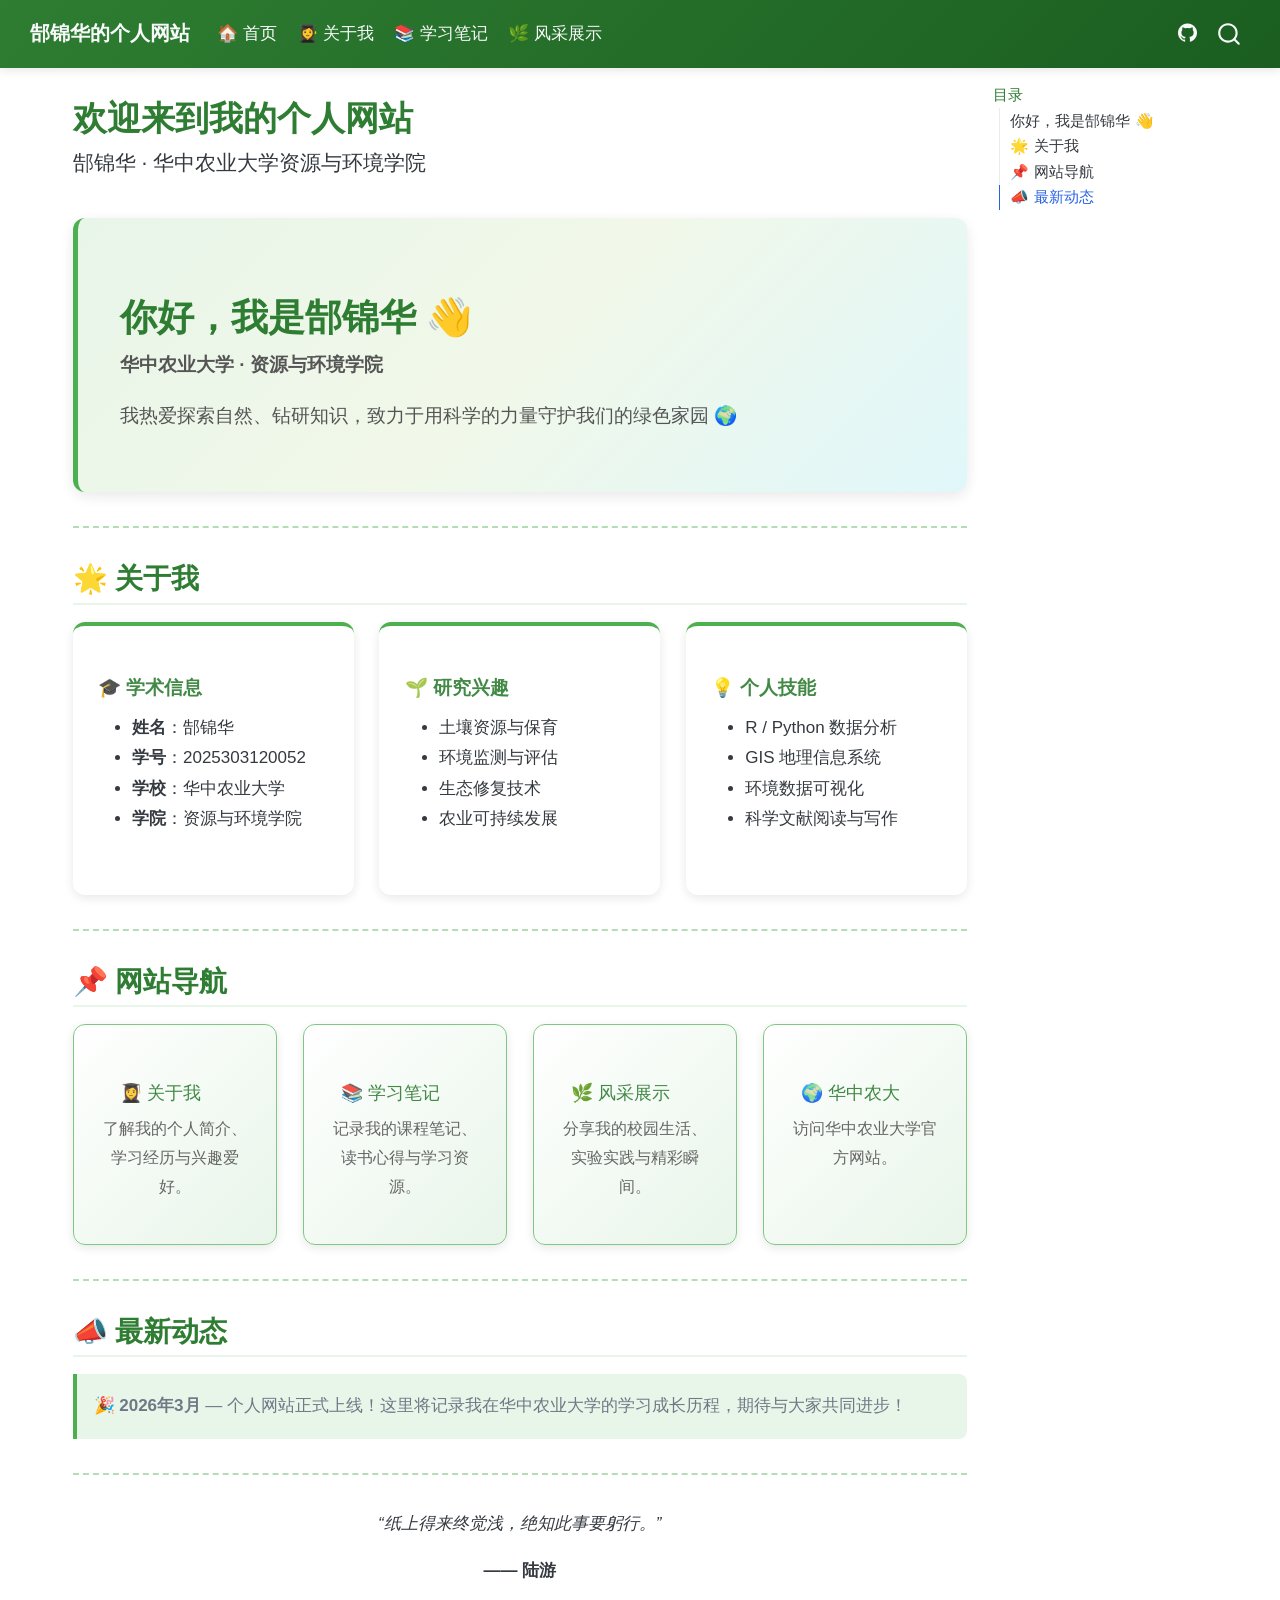
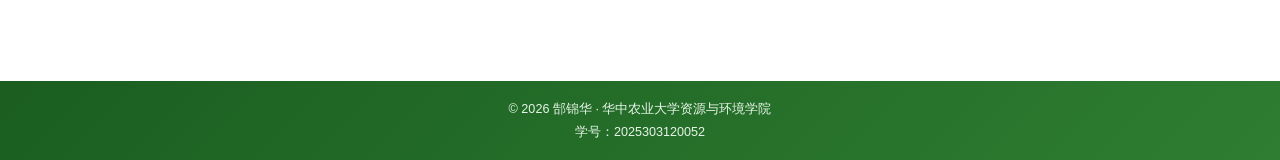
<file: index.html>
<!DOCTYPE html>
<html xmlns="http://www.w3.org/1999/xhtml" lang="zh-Hans" xml:lang="zh-Hans"><head>

<meta charset="utf-8">
<meta name="generator" content="quarto-1.8.27">

<meta name="viewport" content="width=device-width, initial-scale=1.0, user-scalable=yes">


<title>欢迎来到我的个人网站 – 郜锦华的个人网站</title>
<style>
code{white-space: pre-wrap;}
span.smallcaps{font-variant: small-caps;}
div.columns{display: flex; gap: min(4vw, 1.5em);}
div.column{flex: auto; overflow-x: auto;}
div.hanging-indent{margin-left: 1.5em; text-indent: -1.5em;}
ul.task-list{list-style: none;}
ul.task-list li input[type="checkbox"] {
  width: 0.8em;
  margin: 0 0.8em 0.2em -1em; /* quarto-specific, see https://github.com/quarto-dev/quarto-cli/issues/4556 */ 
  vertical-align: middle;
}
</style>


<script src="site_libs/quarto-nav/quarto-nav.js"></script>
<script src="site_libs/quarto-nav/headroom.min.js"></script>
<script src="site_libs/clipboard/clipboard.min.js"></script>
<script src="site_libs/quarto-search/autocomplete.umd.js"></script>
<script src="site_libs/quarto-search/fuse.min.js"></script>
<script src="site_libs/quarto-search/quarto-search.js"></script>
<meta name="quarto:offset" content="./">
<link href="./🌱" rel="icon">
<script src="site_libs/quarto-html/quarto.js" type="module"></script>
<script src="site_libs/quarto-html/tabsets/tabsets.js" type="module"></script>
<script src="site_libs/quarto-html/axe/axe-check.js" type="module"></script>
<script src="site_libs/quarto-html/popper.min.js"></script>
<script src="site_libs/quarto-html/tippy.umd.min.js"></script>
<script src="site_libs/quarto-html/anchor.min.js"></script>
<link href="site_libs/quarto-html/tippy.css" rel="stylesheet">
<link href="site_libs/quarto-html/quarto-syntax-highlighting-ed96de9b727972fe78a7b5d16c58bf87.css" rel="stylesheet" id="quarto-text-highlighting-styles">
<script src="site_libs/bootstrap/bootstrap.min.js"></script>
<link href="site_libs/bootstrap/bootstrap-icons.css" rel="stylesheet">
<link href="site_libs/bootstrap/bootstrap-a06f78f400d9554624429efe9a9fd02a.min.css" rel="stylesheet" append-hash="true" id="quarto-bootstrap" data-mode="light">
<script id="quarto-search-options" type="application/json">{
  "location": "navbar",
  "copy-button": false,
  "collapse-after": 3,
  "panel-placement": "end",
  "type": "overlay",
  "limit": 50,
  "keyboard-shortcut": [
    "f",
    "/",
    "s"
  ],
  "show-item-context": false,
  "language": {
    "search-no-results-text": "没有结果",
    "search-matching-documents-text": "匹配的文档",
    "search-copy-link-title": "复制搜索链接",
    "search-hide-matches-text": "隐藏其它匹配结果",
    "search-more-match-text": "更多匹配结果",
    "search-more-matches-text": "更多匹配结果",
    "search-clear-button-title": "清除",
    "search-text-placeholder": "",
    "search-detached-cancel-button-title": "取消",
    "search-submit-button-title": "提交",
    "search-label": "搜索"
  }
}</script>


<link rel="stylesheet" href="styles.css">
</head>

<body class="nav-fixed quarto-light">

<div id="quarto-search-results"></div>
  <header id="quarto-header" class="headroom fixed-top">
    <nav class="navbar navbar-expand-lg " data-bs-theme="dark">
      <div class="navbar-container container-fluid">
      <div class="navbar-brand-container mx-auto">
    <a class="navbar-brand" href="./index.html">
    <span class="navbar-title">郜锦华的个人网站</span>
    </a>
  </div>
            <div id="quarto-search" class="" title="搜索"></div>
          <button class="navbar-toggler" type="button" data-bs-toggle="collapse" data-bs-target="#navbarCollapse" aria-controls="navbarCollapse" role="menu" aria-expanded="false" aria-label="展开或折叠导航栏" onclick="if (window.quartoToggleHeadroom) { window.quartoToggleHeadroom(); }">
  <span class="navbar-toggler-icon"></span>
</button>
          <div class="collapse navbar-collapse" id="navbarCollapse">
            <ul class="navbar-nav navbar-nav-scroll me-auto">
  <li class="nav-item">
    <a class="nav-link active" href="./index.html" aria-current="page"> 
<span class="menu-text">🏠 首页</span></a>
  </li>  
  <li class="nav-item">
    <a class="nav-link" href="./about.html"> 
<span class="menu-text">👩‍🎓 关于我</span></a>
  </li>  
  <li class="nav-item">
    <a class="nav-link" href="./study.html"> 
<span class="menu-text">📚 学习笔记</span></a>
  </li>  
  <li class="nav-item">
    <a class="nav-link" href="./gallery.html"> 
<span class="menu-text">🌿 风采展示</span></a>
  </li>  
</ul>
            <ul class="navbar-nav navbar-nav-scroll ms-auto">
  <li class="nav-item compact">
    <a class="nav-link" href="https://github.com"> <i class="bi bi-github" role="img" aria-label="GitHub">
</i> 
<span class="menu-text"></span></a>
  </li>  
</ul>
          </div> <!-- /navcollapse -->
            <div class="quarto-navbar-tools">
</div>
      </div> <!-- /container-fluid -->
    </nav>
</header>
<!-- content -->
<div id="quarto-content" class="quarto-container page-columns page-rows-contents page-layout-full page-navbar">
<!-- sidebar -->
<!-- margin-sidebar -->
    <div id="quarto-margin-sidebar" class="sidebar margin-sidebar">
        <nav id="TOC" role="doc-toc" class="toc-active">
    <h2 id="toc-title">目录</h2>
   
  <ul>
  <li><a href="#你好我是郜锦华" id="toc-你好我是郜锦华" class="nav-link active" data-scroll-target="#你好我是郜锦华">你好，我是郜锦华 👋</a></li>
  <li><a href="#关于我" id="toc-关于我" class="nav-link" data-scroll-target="#关于我">🌟 关于我</a></li>
  <li><a href="#网站导航" id="toc-网站导航" class="nav-link" data-scroll-target="#网站导航">📌 网站导航</a></li>
  <li><a href="#最新动态" id="toc-最新动态" class="nav-link" data-scroll-target="#最新动态">📣 最新动态</a></li>
  </ul>
</nav>
    </div>
<!-- main -->
<main class="content column-page-left" id="quarto-document-content">

<header id="title-block-header" class="quarto-title-block default">
<div class="quarto-title">
<h1 class="title">欢迎来到我的个人网站</h1>
<p class="subtitle lead">郜锦华 · 华中农业大学资源与环境学院</p>
</div>



<div class="quarto-title-meta column-page-left">

    
  
    
  </div>
  


</header>


<section id="你好我是郜锦华" class="level1 hero-section">
<h1>你好，我是郜锦华 👋</h1>
<p><strong>华中农业大学 · 资源与环境学院</strong></p>
<p>我热爱探索自然、钻研知识，致力于用科学的力量守护我们的绿色家园 🌍</p>
</section>
<hr>
<section id="关于我" class="level2">
<h2 class="anchored" data-anchor-id="关于我">🌟 关于我</h2>
<div class="grid">
<div class="g-col-12 g-col-md-4">
<section id="学术信息" class="level3 info-card">
<h3 class="anchored" data-anchor-id="学术信息">🎓 学术信息</h3>
<ul>
<li><strong>姓名</strong>：郜锦华</li>
<li><strong>学号</strong>：2025303120052</li>
<li><strong>学校</strong>：华中农业大学</li>
<li><strong>学院</strong>：资源与环境学院</li>
</ul>
</section>
</div>
<div class="g-col-12 g-col-md-4">
<section id="研究兴趣" class="level3 info-card">
<h3 class="anchored" data-anchor-id="研究兴趣">🌱 研究兴趣</h3>
<ul>
<li>土壤资源与保育</li>
<li>环境监测与评估</li>
<li>生态修复技术</li>
<li>农业可持续发展</li>
</ul>
</section>
</div>
<div class="g-col-12 g-col-md-4">
<section id="个人技能" class="level3 info-card">
<h3 class="anchored" data-anchor-id="个人技能">💡 个人技能</h3>
<ul>
<li>R / Python 数据分析</li>
<li>GIS 地理信息系统</li>
<li>环境数据可视化</li>
<li>科学文献阅读与写作</li>
</ul>
</section>
</div>
</div>
<hr>
</section>
<section id="网站导航" class="level2">
<h2 class="anchored" data-anchor-id="网站导航">📌 网站导航</h2>
<div class="grid">
<div class="g-col-12 g-col-md-3">
<section id="关于我-1" class="level3 nav-card">
<h3 class="anchored" data-anchor-id="关于我-1"><a href="./about.html">👩‍🎓 关于我</a></h3>
<p>了解我的个人简介、学习经历与兴趣爱好。</p>
</section>
</div>
<div class="g-col-12 g-col-md-3">
<section id="学习笔记" class="level3 nav-card">
<h3 class="anchored" data-anchor-id="学习笔记"><a href="./study.html">📚 学习笔记</a></h3>
<p>记录我的课程笔记、读书心得与学习资源。</p>
</section>
</div>
<div class="g-col-12 g-col-md-3">
<section id="风采展示" class="level3 nav-card">
<h3 class="anchored" data-anchor-id="风采展示"><a href="./gallery.html">🌿 风采展示</a></h3>
<p>分享我的校园生活、实验实践与精彩瞬间。</p>
</section>
</div>
<div class="g-col-12 g-col-md-3">
<section id="华中农大" class="level3 nav-card">
<h3 class="anchored" data-anchor-id="华中农大"><a href="https://www.hzau.edu.cn">🌍 华中农大</a></h3>
<p>访问华中农业大学官方网站。</p>
</section>
</div>
</div>
<hr>
</section>
<section id="最新动态" class="level2">
<h2 class="anchored" data-anchor-id="最新动态">📣 最新动态</h2>
<blockquote class="blockquote">
<p>🎉 <strong>2026年3月</strong> — 个人网站正式上线！这里将记录我在华中农业大学的学习成长历程，期待与大家共同进步！</p>
</blockquote>
<hr>
<div class="text-center mt-4">
<p><em>“纸上得来终觉浅，绝知此事要躬行。”</em></p>
<p><strong>—— 陆游</strong></p>
</div>


</section>

</main> <!-- /main -->
<script id="quarto-html-after-body" type="application/javascript">
  window.document.addEventListener("DOMContentLoaded", function (event) {
    const icon = "";
    const anchorJS = new window.AnchorJS();
    anchorJS.options = {
      placement: 'right',
      icon: icon
    };
    anchorJS.add('.anchored');
    const isCodeAnnotation = (el) => {
      for (const clz of el.classList) {
        if (clz.startsWith('code-annotation-')) {                     
          return true;
        }
      }
      return false;
    }
    const onCopySuccess = function(e) {
      // button target
      const button = e.trigger;
      // don't keep focus
      button.blur();
      // flash "checked"
      button.classList.add('code-copy-button-checked');
      var currentTitle = button.getAttribute("title");
      button.setAttribute("title", "已复制");
      let tooltip;
      if (window.bootstrap) {
        button.setAttribute("data-bs-toggle", "tooltip");
        button.setAttribute("data-bs-placement", "left");
        button.setAttribute("data-bs-title", "已复制");
        tooltip = new bootstrap.Tooltip(button, 
          { trigger: "manual", 
            customClass: "code-copy-button-tooltip",
            offset: [0, -8]});
        tooltip.show();    
      }
      setTimeout(function() {
        if (tooltip) {
          tooltip.hide();
          button.removeAttribute("data-bs-title");
          button.removeAttribute("data-bs-toggle");
          button.removeAttribute("data-bs-placement");
        }
        button.setAttribute("title", currentTitle);
        button.classList.remove('code-copy-button-checked');
      }, 1000);
      // clear code selection
      e.clearSelection();
    }
    const getTextToCopy = function(trigger) {
      const outerScaffold = trigger.parentElement.cloneNode(true);
      const codeEl = outerScaffold.querySelector('code');
      for (const childEl of codeEl.children) {
        if (isCodeAnnotation(childEl)) {
          childEl.remove();
        }
      }
      return codeEl.innerText;
    }
    const clipboard = new window.ClipboardJS('.code-copy-button:not([data-in-quarto-modal])', {
      text: getTextToCopy
    });
    clipboard.on('success', onCopySuccess);
    if (window.document.getElementById('quarto-embedded-source-code-modal')) {
      const clipboardModal = new window.ClipboardJS('.code-copy-button[data-in-quarto-modal]', {
        text: getTextToCopy,
        container: window.document.getElementById('quarto-embedded-source-code-modal')
      });
      clipboardModal.on('success', onCopySuccess);
    }
      var localhostRegex = new RegExp(/^(?:http|https):\/\/localhost\:?[0-9]*\//);
      var mailtoRegex = new RegExp(/^mailto:/);
        var filterRegex = new RegExp("https:\/\/Gao-Jinhua\.github\.io\/0313\/");
      var isInternal = (href) => {
          return filterRegex.test(href) || localhostRegex.test(href) || mailtoRegex.test(href);
      }
      // Inspect non-navigation links and adorn them if external
     var links = window.document.querySelectorAll('a[href]:not(.nav-link):not(.navbar-brand):not(.toc-action):not(.sidebar-link):not(.sidebar-item-toggle):not(.pagination-link):not(.no-external):not([aria-hidden]):not(.dropdown-item):not(.quarto-navigation-tool):not(.about-link)');
      for (var i=0; i<links.length; i++) {
        const link = links[i];
        if (!isInternal(link.href)) {
          // undo the damage that might have been done by quarto-nav.js in the case of
          // links that we want to consider external
          if (link.dataset.originalHref !== undefined) {
            link.href = link.dataset.originalHref;
          }
        }
      }
    function tippyHover(el, contentFn, onTriggerFn, onUntriggerFn) {
      const config = {
        allowHTML: true,
        maxWidth: 500,
        delay: 100,
        arrow: false,
        appendTo: function(el) {
            return el.parentElement;
        },
        interactive: true,
        interactiveBorder: 10,
        theme: 'quarto',
        placement: 'bottom-start',
      };
      if (contentFn) {
        config.content = contentFn;
      }
      if (onTriggerFn) {
        config.onTrigger = onTriggerFn;
      }
      if (onUntriggerFn) {
        config.onUntrigger = onUntriggerFn;
      }
      window.tippy(el, config); 
    }
    const noterefs = window.document.querySelectorAll('a[role="doc-noteref"]');
    for (var i=0; i<noterefs.length; i++) {
      const ref = noterefs[i];
      tippyHover(ref, function() {
        // use id or data attribute instead here
        let href = ref.getAttribute('data-footnote-href') || ref.getAttribute('href');
        try { href = new URL(href).hash; } catch {}
        const id = href.replace(/^#\/?/, "");
        const note = window.document.getElementById(id);
        if (note) {
          return note.innerHTML;
        } else {
          return "";
        }
      });
    }
    const xrefs = window.document.querySelectorAll('a.quarto-xref');
    const processXRef = (id, note) => {
      // Strip column container classes
      const stripColumnClz = (el) => {
        el.classList.remove("page-full", "page-columns");
        if (el.children) {
          for (const child of el.children) {
            stripColumnClz(child);
          }
        }
      }
      stripColumnClz(note)
      if (id === null || id.startsWith('sec-')) {
        // Special case sections, only their first couple elements
        const container = document.createElement("div");
        if (note.children && note.children.length > 2) {
          container.appendChild(note.children[0].cloneNode(true));
          for (let i = 1; i < note.children.length; i++) {
            const child = note.children[i];
            if (child.tagName === "P" && child.innerText === "") {
              continue;
            } else {
              container.appendChild(child.cloneNode(true));
              break;
            }
          }
          if (window.Quarto?.typesetMath) {
            window.Quarto.typesetMath(container);
          }
          return container.innerHTML
        } else {
          if (window.Quarto?.typesetMath) {
            window.Quarto.typesetMath(note);
          }
          return note.innerHTML;
        }
      } else {
        // Remove any anchor links if they are present
        const anchorLink = note.querySelector('a.anchorjs-link');
        if (anchorLink) {
          anchorLink.remove();
        }
        if (window.Quarto?.typesetMath) {
          window.Quarto.typesetMath(note);
        }
        if (note.classList.contains("callout")) {
          return note.outerHTML;
        } else {
          return note.innerHTML;
        }
      }
    }
    for (var i=0; i<xrefs.length; i++) {
      const xref = xrefs[i];
      tippyHover(xref, undefined, function(instance) {
        instance.disable();
        let url = xref.getAttribute('href');
        let hash = undefined; 
        if (url.startsWith('#')) {
          hash = url;
        } else {
          try { hash = new URL(url).hash; } catch {}
        }
        if (hash) {
          const id = hash.replace(/^#\/?/, "");
          const note = window.document.getElementById(id);
          if (note !== null) {
            try {
              const html = processXRef(id, note.cloneNode(true));
              instance.setContent(html);
            } finally {
              instance.enable();
              instance.show();
            }
          } else {
            // See if we can fetch this
            fetch(url.split('#')[0])
            .then(res => res.text())
            .then(html => {
              const parser = new DOMParser();
              const htmlDoc = parser.parseFromString(html, "text/html");
              const note = htmlDoc.getElementById(id);
              if (note !== null) {
                const html = processXRef(id, note);
                instance.setContent(html);
              } 
            }).finally(() => {
              instance.enable();
              instance.show();
            });
          }
        } else {
          // See if we can fetch a full url (with no hash to target)
          // This is a special case and we should probably do some content thinning / targeting
          fetch(url)
          .then(res => res.text())
          .then(html => {
            const parser = new DOMParser();
            const htmlDoc = parser.parseFromString(html, "text/html");
            const note = htmlDoc.querySelector('main.content');
            if (note !== null) {
              // This should only happen for chapter cross references
              // (since there is no id in the URL)
              // remove the first header
              if (note.children.length > 0 && note.children[0].tagName === "HEADER") {
                note.children[0].remove();
              }
              const html = processXRef(null, note);
              instance.setContent(html);
            } 
          }).finally(() => {
            instance.enable();
            instance.show();
          });
        }
      }, function(instance) {
      });
    }
        let selectedAnnoteEl;
        const selectorForAnnotation = ( cell, annotation) => {
          let cellAttr = 'data-code-cell="' + cell + '"';
          let lineAttr = 'data-code-annotation="' +  annotation + '"';
          const selector = 'span[' + cellAttr + '][' + lineAttr + ']';
          return selector;
        }
        const selectCodeLines = (annoteEl) => {
          const doc = window.document;
          const targetCell = annoteEl.getAttribute("data-target-cell");
          const targetAnnotation = annoteEl.getAttribute("data-target-annotation");
          const annoteSpan = window.document.querySelector(selectorForAnnotation(targetCell, targetAnnotation));
          const lines = annoteSpan.getAttribute("data-code-lines").split(",");
          const lineIds = lines.map((line) => {
            return targetCell + "-" + line;
          })
          let top = null;
          let height = null;
          let parent = null;
          if (lineIds.length > 0) {
              //compute the position of the single el (top and bottom and make a div)
              const el = window.document.getElementById(lineIds[0]);
              top = el.offsetTop;
              height = el.offsetHeight;
              parent = el.parentElement.parentElement;
            if (lineIds.length > 1) {
              const lastEl = window.document.getElementById(lineIds[lineIds.length - 1]);
              const bottom = lastEl.offsetTop + lastEl.offsetHeight;
              height = bottom - top;
            }
            if (top !== null && height !== null && parent !== null) {
              // cook up a div (if necessary) and position it 
              let div = window.document.getElementById("code-annotation-line-highlight");
              if (div === null) {
                div = window.document.createElement("div");
                div.setAttribute("id", "code-annotation-line-highlight");
                div.style.position = 'absolute';
                parent.appendChild(div);
              }
              div.style.top = top - 2 + "px";
              div.style.height = height + 4 + "px";
              div.style.left = 0;
              let gutterDiv = window.document.getElementById("code-annotation-line-highlight-gutter");
              if (gutterDiv === null) {
                gutterDiv = window.document.createElement("div");
                gutterDiv.setAttribute("id", "code-annotation-line-highlight-gutter");
                gutterDiv.style.position = 'absolute';
                const codeCell = window.document.getElementById(targetCell);
                const gutter = codeCell.querySelector('.code-annotation-gutter');
                gutter.appendChild(gutterDiv);
              }
              gutterDiv.style.top = top - 2 + "px";
              gutterDiv.style.height = height + 4 + "px";
            }
            selectedAnnoteEl = annoteEl;
          }
        };
        const unselectCodeLines = () => {
          const elementsIds = ["code-annotation-line-highlight", "code-annotation-line-highlight-gutter"];
          elementsIds.forEach((elId) => {
            const div = window.document.getElementById(elId);
            if (div) {
              div.remove();
            }
          });
          selectedAnnoteEl = undefined;
        };
          // Handle positioning of the toggle
      window.addEventListener(
        "resize",
        throttle(() => {
          elRect = undefined;
          if (selectedAnnoteEl) {
            selectCodeLines(selectedAnnoteEl);
          }
        }, 10)
      );
      function throttle(fn, ms) {
      let throttle = false;
      let timer;
        return (...args) => {
          if(!throttle) { // first call gets through
              fn.apply(this, args);
              throttle = true;
          } else { // all the others get throttled
              if(timer) clearTimeout(timer); // cancel #2
              timer = setTimeout(() => {
                fn.apply(this, args);
                timer = throttle = false;
              }, ms);
          }
        };
      }
        // Attach click handler to the DT
        const annoteDls = window.document.querySelectorAll('dt[data-target-cell]');
        for (const annoteDlNode of annoteDls) {
          annoteDlNode.addEventListener('click', (event) => {
            const clickedEl = event.target;
            if (clickedEl !== selectedAnnoteEl) {
              unselectCodeLines();
              const activeEl = window.document.querySelector('dt[data-target-cell].code-annotation-active');
              if (activeEl) {
                activeEl.classList.remove('code-annotation-active');
              }
              selectCodeLines(clickedEl);
              clickedEl.classList.add('code-annotation-active');
            } else {
              // Unselect the line
              unselectCodeLines();
              clickedEl.classList.remove('code-annotation-active');
            }
          });
        }
    const findCites = (el) => {
      const parentEl = el.parentElement;
      if (parentEl) {
        const cites = parentEl.dataset.cites;
        if (cites) {
          return {
            el,
            cites: cites.split(' ')
          };
        } else {
          return findCites(el.parentElement)
        }
      } else {
        return undefined;
      }
    };
    var bibliorefs = window.document.querySelectorAll('a[role="doc-biblioref"]');
    for (var i=0; i<bibliorefs.length; i++) {
      const ref = bibliorefs[i];
      const citeInfo = findCites(ref);
      if (citeInfo) {
        tippyHover(citeInfo.el, function() {
          var popup = window.document.createElement('div');
          citeInfo.cites.forEach(function(cite) {
            var citeDiv = window.document.createElement('div');
            citeDiv.classList.add('hanging-indent');
            citeDiv.classList.add('csl-entry');
            var biblioDiv = window.document.getElementById('ref-' + cite);
            if (biblioDiv) {
              citeDiv.innerHTML = biblioDiv.innerHTML;
            }
            popup.appendChild(citeDiv);
          });
          return popup.innerHTML;
        });
      }
    }
  });
  </script>
</div> <!-- /content -->
<footer class="footer">
  <div class="nav-footer">
    <div class="nav-footer-left">
      &nbsp;
    </div>   
    <div class="nav-footer-center">
<p>© 2026 郜锦华 · 华中农业大学资源与环境学院 <br> 学号：2025303120052</p>
</div>
    <div class="nav-footer-right">
      &nbsp;
    </div>
  </div>
</footer>




</body></html>
</file>
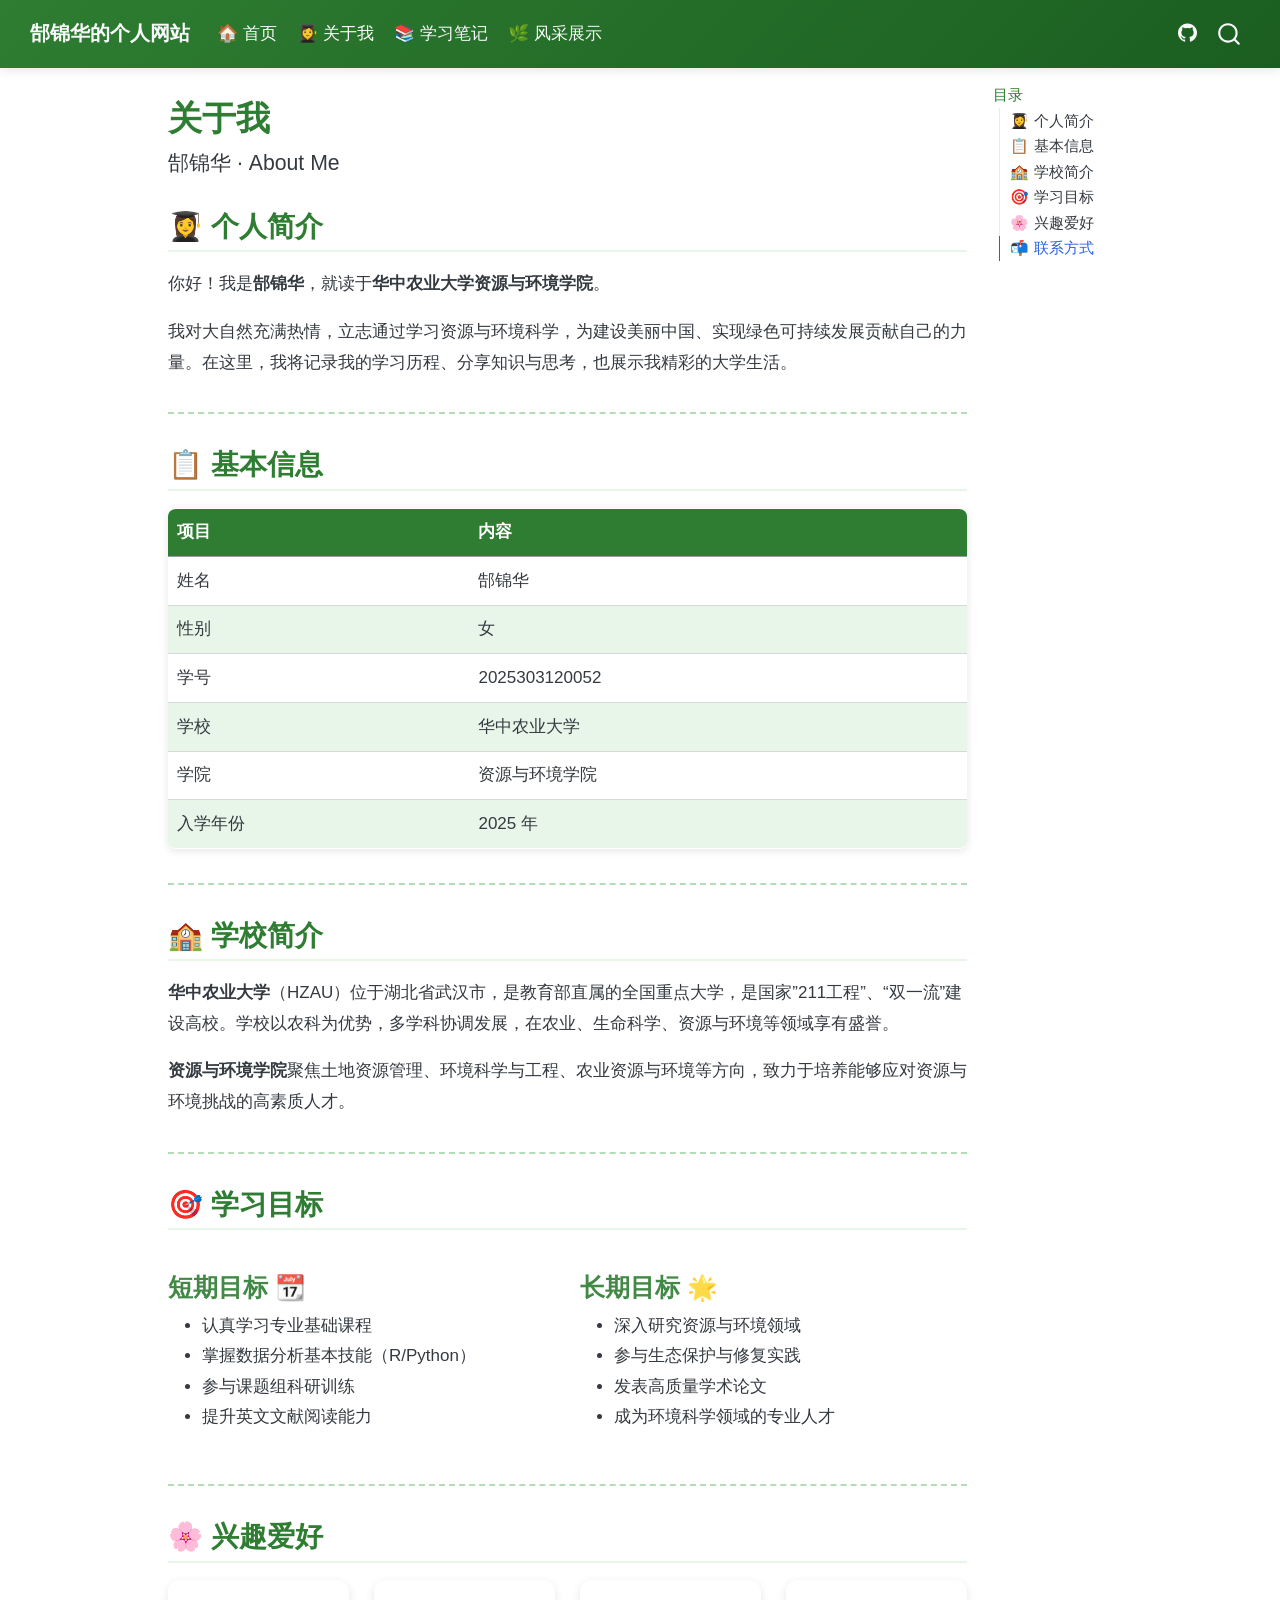
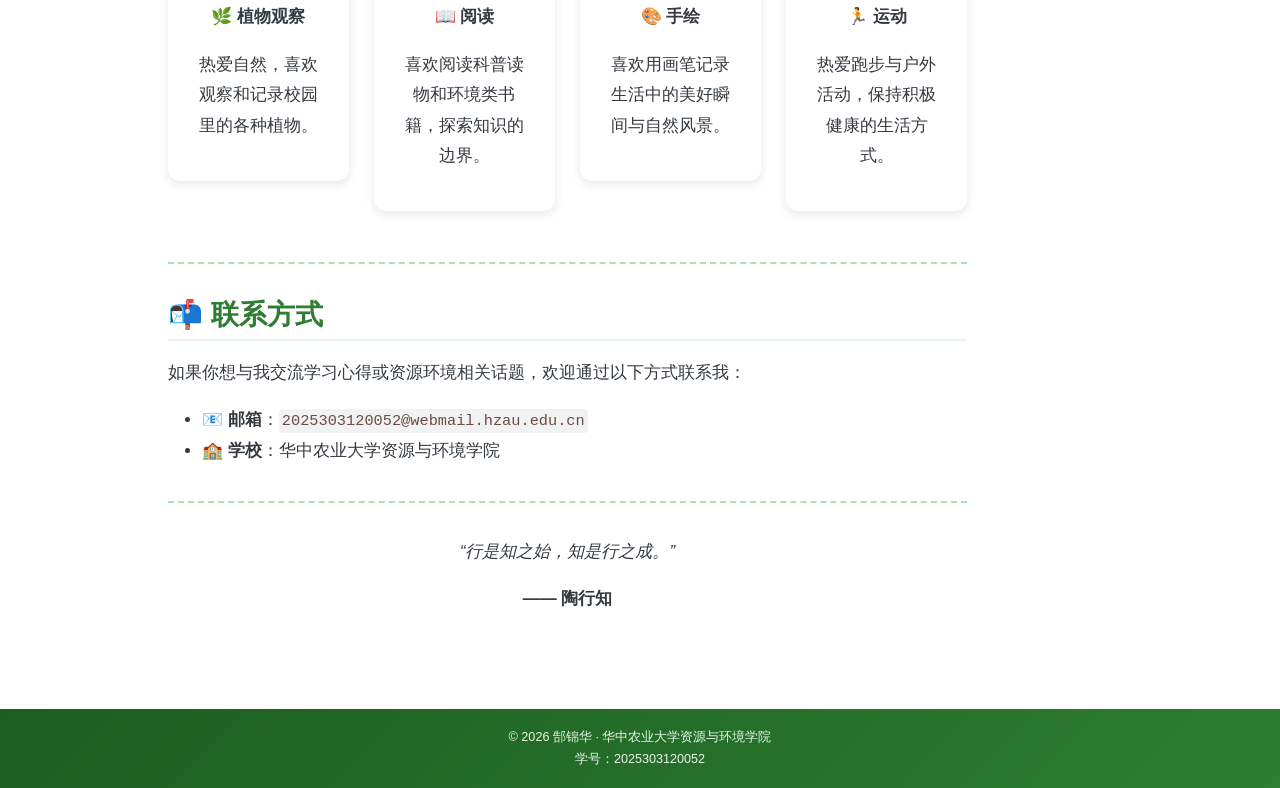
<file: about.html>
<!DOCTYPE html>
<html xmlns="http://www.w3.org/1999/xhtml" lang="zh-Hans" xml:lang="zh-Hans"><head>

<meta charset="utf-8">
<meta name="generator" content="quarto-1.8.27">

<meta name="viewport" content="width=device-width, initial-scale=1.0, user-scalable=yes">


<title>关于我 – 郜锦华的个人网站</title>
<style>
code{white-space: pre-wrap;}
span.smallcaps{font-variant: small-caps;}
div.columns{display: flex; gap: min(4vw, 1.5em);}
div.column{flex: auto; overflow-x: auto;}
div.hanging-indent{margin-left: 1.5em; text-indent: -1.5em;}
ul.task-list{list-style: none;}
ul.task-list li input[type="checkbox"] {
  width: 0.8em;
  margin: 0 0.8em 0.2em -1em; /* quarto-specific, see https://github.com/quarto-dev/quarto-cli/issues/4556 */ 
  vertical-align: middle;
}
</style>


<script src="site_libs/quarto-nav/quarto-nav.js"></script>
<script src="site_libs/quarto-nav/headroom.min.js"></script>
<script src="site_libs/clipboard/clipboard.min.js"></script>
<script src="site_libs/quarto-search/autocomplete.umd.js"></script>
<script src="site_libs/quarto-search/fuse.min.js"></script>
<script src="site_libs/quarto-search/quarto-search.js"></script>
<meta name="quarto:offset" content="./">
<link href="./🌱" rel="icon">
<script src="site_libs/quarto-html/quarto.js" type="module"></script>
<script src="site_libs/quarto-html/tabsets/tabsets.js" type="module"></script>
<script src="site_libs/quarto-html/axe/axe-check.js" type="module"></script>
<script src="site_libs/quarto-html/popper.min.js"></script>
<script src="site_libs/quarto-html/tippy.umd.min.js"></script>
<script src="site_libs/quarto-html/anchor.min.js"></script>
<link href="site_libs/quarto-html/tippy.css" rel="stylesheet">
<link href="site_libs/quarto-html/quarto-syntax-highlighting-ed96de9b727972fe78a7b5d16c58bf87.css" rel="stylesheet" id="quarto-text-highlighting-styles">
<script src="site_libs/bootstrap/bootstrap.min.js"></script>
<link href="site_libs/bootstrap/bootstrap-icons.css" rel="stylesheet">
<link href="site_libs/bootstrap/bootstrap-a06f78f400d9554624429efe9a9fd02a.min.css" rel="stylesheet" append-hash="true" id="quarto-bootstrap" data-mode="light">
<script id="quarto-search-options" type="application/json">{
  "location": "navbar",
  "copy-button": false,
  "collapse-after": 3,
  "panel-placement": "end",
  "type": "overlay",
  "limit": 50,
  "keyboard-shortcut": [
    "f",
    "/",
    "s"
  ],
  "show-item-context": false,
  "language": {
    "search-no-results-text": "没有结果",
    "search-matching-documents-text": "匹配的文档",
    "search-copy-link-title": "复制搜索链接",
    "search-hide-matches-text": "隐藏其它匹配结果",
    "search-more-match-text": "更多匹配结果",
    "search-more-matches-text": "更多匹配结果",
    "search-clear-button-title": "清除",
    "search-text-placeholder": "",
    "search-detached-cancel-button-title": "取消",
    "search-submit-button-title": "提交",
    "search-label": "搜索"
  }
}</script>


<link rel="stylesheet" href="styles.css">
</head>

<body class="nav-fixed quarto-light">

<div id="quarto-search-results"></div>
  <header id="quarto-header" class="headroom fixed-top">
    <nav class="navbar navbar-expand-lg " data-bs-theme="dark">
      <div class="navbar-container container-fluid">
      <div class="navbar-brand-container mx-auto">
    <a class="navbar-brand" href="./index.html">
    <span class="navbar-title">郜锦华的个人网站</span>
    </a>
  </div>
            <div id="quarto-search" class="" title="搜索"></div>
          <button class="navbar-toggler" type="button" data-bs-toggle="collapse" data-bs-target="#navbarCollapse" aria-controls="navbarCollapse" role="menu" aria-expanded="false" aria-label="展开或折叠导航栏" onclick="if (window.quartoToggleHeadroom) { window.quartoToggleHeadroom(); }">
  <span class="navbar-toggler-icon"></span>
</button>
          <div class="collapse navbar-collapse" id="navbarCollapse">
            <ul class="navbar-nav navbar-nav-scroll me-auto">
  <li class="nav-item">
    <a class="nav-link" href="./index.html"> 
<span class="menu-text">🏠 首页</span></a>
  </li>  
  <li class="nav-item">
    <a class="nav-link active" href="./about.html" aria-current="page"> 
<span class="menu-text">👩‍🎓 关于我</span></a>
  </li>  
  <li class="nav-item">
    <a class="nav-link" href="./study.html"> 
<span class="menu-text">📚 学习笔记</span></a>
  </li>  
  <li class="nav-item">
    <a class="nav-link" href="./gallery.html"> 
<span class="menu-text">🌿 风采展示</span></a>
  </li>  
</ul>
            <ul class="navbar-nav navbar-nav-scroll ms-auto">
  <li class="nav-item compact">
    <a class="nav-link" href="https://github.com"> <i class="bi bi-github" role="img" aria-label="GitHub">
</i> 
<span class="menu-text"></span></a>
  </li>  
</ul>
          </div> <!-- /navcollapse -->
            <div class="quarto-navbar-tools">
</div>
      </div> <!-- /container-fluid -->
    </nav>
</header>
<!-- content -->
<div id="quarto-content" class="quarto-container page-columns page-rows-contents page-layout-article page-navbar">
<!-- sidebar -->
<!-- margin-sidebar -->
    <div id="quarto-margin-sidebar" class="sidebar margin-sidebar">
        <nav id="TOC" role="doc-toc" class="toc-active">
    <h2 id="toc-title">目录</h2>
   
  <ul>
  <li><a href="#个人简介" id="toc-个人简介" class="nav-link active" data-scroll-target="#个人简介">👩‍🎓 个人简介</a></li>
  <li><a href="#基本信息" id="toc-基本信息" class="nav-link" data-scroll-target="#基本信息">📋 基本信息</a></li>
  <li><a href="#学校简介" id="toc-学校简介" class="nav-link" data-scroll-target="#学校简介">🏫 学校简介</a></li>
  <li><a href="#学习目标" id="toc-学习目标" class="nav-link" data-scroll-target="#学习目标">🎯 学习目标</a></li>
  <li><a href="#兴趣爱好" id="toc-兴趣爱好" class="nav-link" data-scroll-target="#兴趣爱好">🌸 兴趣爱好</a></li>
  <li><a href="#联系方式" id="toc-联系方式" class="nav-link" data-scroll-target="#联系方式">📬 联系方式</a></li>
  </ul>
</nav>
    </div>
<!-- main -->
<main class="content" id="quarto-document-content">

<header id="title-block-header" class="quarto-title-block default">
<div class="quarto-title">
<h1 class="title">关于我</h1>
<p class="subtitle lead">郜锦华 · About Me</p>
</div>



<div class="quarto-title-meta">

    
  
    
  </div>
  


</header>


<section id="个人简介" class="level2">
<h2 class="anchored" data-anchor-id="个人简介">👩‍🎓 个人简介</h2>
<p>你好！我是<strong>郜锦华</strong>，就读于<strong>华中农业大学资源与环境学院</strong>。</p>
<p>我对大自然充满热情，立志通过学习资源与环境科学，为建设美丽中国、实现绿色可持续发展贡献自己的力量。在这里，我将记录我的学习历程、分享知识与思考，也展示我精彩的大学生活。</p>
<hr>
</section>
<section id="基本信息" class="level2">
<h2 class="anchored" data-anchor-id="基本信息">📋 基本信息</h2>
<table class="caption-top table">
<thead>
<tr class="header">
<th>项目</th>
<th>内容</th>
</tr>
</thead>
<tbody>
<tr class="odd">
<td>姓名</td>
<td>郜锦华</td>
</tr>
<tr class="even">
<td>性别</td>
<td>女</td>
</tr>
<tr class="odd">
<td>学号</td>
<td>2025303120052</td>
</tr>
<tr class="even">
<td>学校</td>
<td>华中农业大学</td>
</tr>
<tr class="odd">
<td>学院</td>
<td>资源与环境学院</td>
</tr>
<tr class="even">
<td>入学年份</td>
<td>2025 年</td>
</tr>
</tbody>
</table>
<hr>
</section>
<section id="学校简介" class="level2">
<h2 class="anchored" data-anchor-id="学校简介">🏫 学校简介</h2>
<p><strong>华中农业大学</strong>（HZAU）位于湖北省武汉市，是教育部直属的全国重点大学，是国家”211工程”、“双一流”建设高校。学校以农科为优势，多学科协调发展，在农业、生命科学、资源与环境等领域享有盛誉。</p>
<p><strong>资源与环境学院</strong>聚焦土地资源管理、环境科学与工程、农业资源与环境等方向，致力于培养能够应对资源与环境挑战的高素质人才。</p>
<hr>
</section>
<section id="学习目标" class="level2">
<h2 class="anchored" data-anchor-id="学习目标">🎯 学习目标</h2>
<div class="grid">
<section id="短期目标" class="level3 g-col-12 g-col-md-6">
<h3 class="anchored" data-anchor-id="短期目标">短期目标 📆</h3>
<ul>
<li>认真学习专业基础课程</li>
<li>掌握数据分析基本技能（R/Python）</li>
<li>参与课题组科研训练</li>
<li>提升英文文献阅读能力</li>
</ul>
</section>
<section id="长期目标" class="level3 g-col-12 g-col-md-6">
<h3 class="anchored" data-anchor-id="长期目标">长期目标 🌟</h3>
<ul>
<li>深入研究资源与环境领域</li>
<li>参与生态保护与修复实践</li>
<li>发表高质量学术论文</li>
<li>成为环境科学领域的专业人才</li>
</ul>
</section>
</div>
<hr>
</section>
<section id="兴趣爱好" class="level2">
<h2 class="anchored" data-anchor-id="兴趣爱好">🌸 兴趣爱好</h2>
<div class="grid">
<div class="g-col-6 g-col-md-3">
<div class="hobby-card">
<p>🌿 <strong>植物观察</strong></p>
<p>热爱自然，喜欢观察和记录校园里的各种植物。</p>
</div>
</div>
<div class="g-col-6 g-col-md-3">
<div class="hobby-card">
<p>📖 <strong>阅读</strong></p>
<p>喜欢阅读科普读物和环境类书籍，探索知识的边界。</p>
</div>
</div>
<div class="g-col-6 g-col-md-3">
<div class="hobby-card">
<p>🎨 <strong>手绘</strong></p>
<p>喜欢用画笔记录生活中的美好瞬间与自然风景。</p>
</div>
</div>
<div class="g-col-6 g-col-md-3">
<div class="hobby-card">
<p>🏃 <strong>运动</strong></p>
<p>热爱跑步与户外活动，保持积极健康的生活方式。</p>
</div>
</div>
</div>
<hr>
</section>
<section id="联系方式" class="level2">
<h2 class="anchored" data-anchor-id="联系方式">📬 联系方式</h2>
<p>如果你想与我交流学习心得或资源环境相关话题，欢迎通过以下方式联系我：</p>
<ul>
<li>📧 <strong>邮箱</strong>：<code>2025303120052@webmail.hzau.edu.cn</code></li>
<li>🏫 <strong>学校</strong>：华中农业大学资源与环境学院</li>
</ul>
<hr>
<div class="text-center">
<p><em>“行是知之始，知是行之成。”</em></p>
<p><strong>—— 陶行知</strong></p>
</div>


</section>

</main> <!-- /main -->
<script id="quarto-html-after-body" type="application/javascript">
  window.document.addEventListener("DOMContentLoaded", function (event) {
    const icon = "";
    const anchorJS = new window.AnchorJS();
    anchorJS.options = {
      placement: 'right',
      icon: icon
    };
    anchorJS.add('.anchored');
    const isCodeAnnotation = (el) => {
      for (const clz of el.classList) {
        if (clz.startsWith('code-annotation-')) {                     
          return true;
        }
      }
      return false;
    }
    const onCopySuccess = function(e) {
      // button target
      const button = e.trigger;
      // don't keep focus
      button.blur();
      // flash "checked"
      button.classList.add('code-copy-button-checked');
      var currentTitle = button.getAttribute("title");
      button.setAttribute("title", "已复制");
      let tooltip;
      if (window.bootstrap) {
        button.setAttribute("data-bs-toggle", "tooltip");
        button.setAttribute("data-bs-placement", "left");
        button.setAttribute("data-bs-title", "已复制");
        tooltip = new bootstrap.Tooltip(button, 
          { trigger: "manual", 
            customClass: "code-copy-button-tooltip",
            offset: [0, -8]});
        tooltip.show();    
      }
      setTimeout(function() {
        if (tooltip) {
          tooltip.hide();
          button.removeAttribute("data-bs-title");
          button.removeAttribute("data-bs-toggle");
          button.removeAttribute("data-bs-placement");
        }
        button.setAttribute("title", currentTitle);
        button.classList.remove('code-copy-button-checked');
      }, 1000);
      // clear code selection
      e.clearSelection();
    }
    const getTextToCopy = function(trigger) {
      const outerScaffold = trigger.parentElement.cloneNode(true);
      const codeEl = outerScaffold.querySelector('code');
      for (const childEl of codeEl.children) {
        if (isCodeAnnotation(childEl)) {
          childEl.remove();
        }
      }
      return codeEl.innerText;
    }
    const clipboard = new window.ClipboardJS('.code-copy-button:not([data-in-quarto-modal])', {
      text: getTextToCopy
    });
    clipboard.on('success', onCopySuccess);
    if (window.document.getElementById('quarto-embedded-source-code-modal')) {
      const clipboardModal = new window.ClipboardJS('.code-copy-button[data-in-quarto-modal]', {
        text: getTextToCopy,
        container: window.document.getElementById('quarto-embedded-source-code-modal')
      });
      clipboardModal.on('success', onCopySuccess);
    }
      var localhostRegex = new RegExp(/^(?:http|https):\/\/localhost\:?[0-9]*\//);
      var mailtoRegex = new RegExp(/^mailto:/);
        var filterRegex = new RegExp("https:\/\/Gao-Jinhua\.github\.io\/0313\/");
      var isInternal = (href) => {
          return filterRegex.test(href) || localhostRegex.test(href) || mailtoRegex.test(href);
      }
      // Inspect non-navigation links and adorn them if external
     var links = window.document.querySelectorAll('a[href]:not(.nav-link):not(.navbar-brand):not(.toc-action):not(.sidebar-link):not(.sidebar-item-toggle):not(.pagination-link):not(.no-external):not([aria-hidden]):not(.dropdown-item):not(.quarto-navigation-tool):not(.about-link)');
      for (var i=0; i<links.length; i++) {
        const link = links[i];
        if (!isInternal(link.href)) {
          // undo the damage that might have been done by quarto-nav.js in the case of
          // links that we want to consider external
          if (link.dataset.originalHref !== undefined) {
            link.href = link.dataset.originalHref;
          }
        }
      }
    function tippyHover(el, contentFn, onTriggerFn, onUntriggerFn) {
      const config = {
        allowHTML: true,
        maxWidth: 500,
        delay: 100,
        arrow: false,
        appendTo: function(el) {
            return el.parentElement;
        },
        interactive: true,
        interactiveBorder: 10,
        theme: 'quarto',
        placement: 'bottom-start',
      };
      if (contentFn) {
        config.content = contentFn;
      }
      if (onTriggerFn) {
        config.onTrigger = onTriggerFn;
      }
      if (onUntriggerFn) {
        config.onUntrigger = onUntriggerFn;
      }
      window.tippy(el, config); 
    }
    const noterefs = window.document.querySelectorAll('a[role="doc-noteref"]');
    for (var i=0; i<noterefs.length; i++) {
      const ref = noterefs[i];
      tippyHover(ref, function() {
        // use id or data attribute instead here
        let href = ref.getAttribute('data-footnote-href') || ref.getAttribute('href');
        try { href = new URL(href).hash; } catch {}
        const id = href.replace(/^#\/?/, "");
        const note = window.document.getElementById(id);
        if (note) {
          return note.innerHTML;
        } else {
          return "";
        }
      });
    }
    const xrefs = window.document.querySelectorAll('a.quarto-xref');
    const processXRef = (id, note) => {
      // Strip column container classes
      const stripColumnClz = (el) => {
        el.classList.remove("page-full", "page-columns");
        if (el.children) {
          for (const child of el.children) {
            stripColumnClz(child);
          }
        }
      }
      stripColumnClz(note)
      if (id === null || id.startsWith('sec-')) {
        // Special case sections, only their first couple elements
        const container = document.createElement("div");
        if (note.children && note.children.length > 2) {
          container.appendChild(note.children[0].cloneNode(true));
          for (let i = 1; i < note.children.length; i++) {
            const child = note.children[i];
            if (child.tagName === "P" && child.innerText === "") {
              continue;
            } else {
              container.appendChild(child.cloneNode(true));
              break;
            }
          }
          if (window.Quarto?.typesetMath) {
            window.Quarto.typesetMath(container);
          }
          return container.innerHTML
        } else {
          if (window.Quarto?.typesetMath) {
            window.Quarto.typesetMath(note);
          }
          return note.innerHTML;
        }
      } else {
        // Remove any anchor links if they are present
        const anchorLink = note.querySelector('a.anchorjs-link');
        if (anchorLink) {
          anchorLink.remove();
        }
        if (window.Quarto?.typesetMath) {
          window.Quarto.typesetMath(note);
        }
        if (note.classList.contains("callout")) {
          return note.outerHTML;
        } else {
          return note.innerHTML;
        }
      }
    }
    for (var i=0; i<xrefs.length; i++) {
      const xref = xrefs[i];
      tippyHover(xref, undefined, function(instance) {
        instance.disable();
        let url = xref.getAttribute('href');
        let hash = undefined; 
        if (url.startsWith('#')) {
          hash = url;
        } else {
          try { hash = new URL(url).hash; } catch {}
        }
        if (hash) {
          const id = hash.replace(/^#\/?/, "");
          const note = window.document.getElementById(id);
          if (note !== null) {
            try {
              const html = processXRef(id, note.cloneNode(true));
              instance.setContent(html);
            } finally {
              instance.enable();
              instance.show();
            }
          } else {
            // See if we can fetch this
            fetch(url.split('#')[0])
            .then(res => res.text())
            .then(html => {
              const parser = new DOMParser();
              const htmlDoc = parser.parseFromString(html, "text/html");
              const note = htmlDoc.getElementById(id);
              if (note !== null) {
                const html = processXRef(id, note);
                instance.setContent(html);
              } 
            }).finally(() => {
              instance.enable();
              instance.show();
            });
          }
        } else {
          // See if we can fetch a full url (with no hash to target)
          // This is a special case and we should probably do some content thinning / targeting
          fetch(url)
          .then(res => res.text())
          .then(html => {
            const parser = new DOMParser();
            const htmlDoc = parser.parseFromString(html, "text/html");
            const note = htmlDoc.querySelector('main.content');
            if (note !== null) {
              // This should only happen for chapter cross references
              // (since there is no id in the URL)
              // remove the first header
              if (note.children.length > 0 && note.children[0].tagName === "HEADER") {
                note.children[0].remove();
              }
              const html = processXRef(null, note);
              instance.setContent(html);
            } 
          }).finally(() => {
            instance.enable();
            instance.show();
          });
        }
      }, function(instance) {
      });
    }
        let selectedAnnoteEl;
        const selectorForAnnotation = ( cell, annotation) => {
          let cellAttr = 'data-code-cell="' + cell + '"';
          let lineAttr = 'data-code-annotation="' +  annotation + '"';
          const selector = 'span[' + cellAttr + '][' + lineAttr + ']';
          return selector;
        }
        const selectCodeLines = (annoteEl) => {
          const doc = window.document;
          const targetCell = annoteEl.getAttribute("data-target-cell");
          const targetAnnotation = annoteEl.getAttribute("data-target-annotation");
          const annoteSpan = window.document.querySelector(selectorForAnnotation(targetCell, targetAnnotation));
          const lines = annoteSpan.getAttribute("data-code-lines").split(",");
          const lineIds = lines.map((line) => {
            return targetCell + "-" + line;
          })
          let top = null;
          let height = null;
          let parent = null;
          if (lineIds.length > 0) {
              //compute the position of the single el (top and bottom and make a div)
              const el = window.document.getElementById(lineIds[0]);
              top = el.offsetTop;
              height = el.offsetHeight;
              parent = el.parentElement.parentElement;
            if (lineIds.length > 1) {
              const lastEl = window.document.getElementById(lineIds[lineIds.length - 1]);
              const bottom = lastEl.offsetTop + lastEl.offsetHeight;
              height = bottom - top;
            }
            if (top !== null && height !== null && parent !== null) {
              // cook up a div (if necessary) and position it 
              let div = window.document.getElementById("code-annotation-line-highlight");
              if (div === null) {
                div = window.document.createElement("div");
                div.setAttribute("id", "code-annotation-line-highlight");
                div.style.position = 'absolute';
                parent.appendChild(div);
              }
              div.style.top = top - 2 + "px";
              div.style.height = height + 4 + "px";
              div.style.left = 0;
              let gutterDiv = window.document.getElementById("code-annotation-line-highlight-gutter");
              if (gutterDiv === null) {
                gutterDiv = window.document.createElement("div");
                gutterDiv.setAttribute("id", "code-annotation-line-highlight-gutter");
                gutterDiv.style.position = 'absolute';
                const codeCell = window.document.getElementById(targetCell);
                const gutter = codeCell.querySelector('.code-annotation-gutter');
                gutter.appendChild(gutterDiv);
              }
              gutterDiv.style.top = top - 2 + "px";
              gutterDiv.style.height = height + 4 + "px";
            }
            selectedAnnoteEl = annoteEl;
          }
        };
        const unselectCodeLines = () => {
          const elementsIds = ["code-annotation-line-highlight", "code-annotation-line-highlight-gutter"];
          elementsIds.forEach((elId) => {
            const div = window.document.getElementById(elId);
            if (div) {
              div.remove();
            }
          });
          selectedAnnoteEl = undefined;
        };
          // Handle positioning of the toggle
      window.addEventListener(
        "resize",
        throttle(() => {
          elRect = undefined;
          if (selectedAnnoteEl) {
            selectCodeLines(selectedAnnoteEl);
          }
        }, 10)
      );
      function throttle(fn, ms) {
      let throttle = false;
      let timer;
        return (...args) => {
          if(!throttle) { // first call gets through
              fn.apply(this, args);
              throttle = true;
          } else { // all the others get throttled
              if(timer) clearTimeout(timer); // cancel #2
              timer = setTimeout(() => {
                fn.apply(this, args);
                timer = throttle = false;
              }, ms);
          }
        };
      }
        // Attach click handler to the DT
        const annoteDls = window.document.querySelectorAll('dt[data-target-cell]');
        for (const annoteDlNode of annoteDls) {
          annoteDlNode.addEventListener('click', (event) => {
            const clickedEl = event.target;
            if (clickedEl !== selectedAnnoteEl) {
              unselectCodeLines();
              const activeEl = window.document.querySelector('dt[data-target-cell].code-annotation-active');
              if (activeEl) {
                activeEl.classList.remove('code-annotation-active');
              }
              selectCodeLines(clickedEl);
              clickedEl.classList.add('code-annotation-active');
            } else {
              // Unselect the line
              unselectCodeLines();
              clickedEl.classList.remove('code-annotation-active');
            }
          });
        }
    const findCites = (el) => {
      const parentEl = el.parentElement;
      if (parentEl) {
        const cites = parentEl.dataset.cites;
        if (cites) {
          return {
            el,
            cites: cites.split(' ')
          };
        } else {
          return findCites(el.parentElement)
        }
      } else {
        return undefined;
      }
    };
    var bibliorefs = window.document.querySelectorAll('a[role="doc-biblioref"]');
    for (var i=0; i<bibliorefs.length; i++) {
      const ref = bibliorefs[i];
      const citeInfo = findCites(ref);
      if (citeInfo) {
        tippyHover(citeInfo.el, function() {
          var popup = window.document.createElement('div');
          citeInfo.cites.forEach(function(cite) {
            var citeDiv = window.document.createElement('div');
            citeDiv.classList.add('hanging-indent');
            citeDiv.classList.add('csl-entry');
            var biblioDiv = window.document.getElementById('ref-' + cite);
            if (biblioDiv) {
              citeDiv.innerHTML = biblioDiv.innerHTML;
            }
            popup.appendChild(citeDiv);
          });
          return popup.innerHTML;
        });
      }
    }
  });
  </script>
</div> <!-- /content -->
<footer class="footer">
  <div class="nav-footer">
    <div class="nav-footer-left">
      &nbsp;
    </div>   
    <div class="nav-footer-center">
<p>© 2026 郜锦华 · 华中农业大学资源与环境学院 <br> 学号：2025303120052</p>
</div>
    <div class="nav-footer-right">
      &nbsp;
    </div>
  </div>
</footer>




</body></html>
</file>
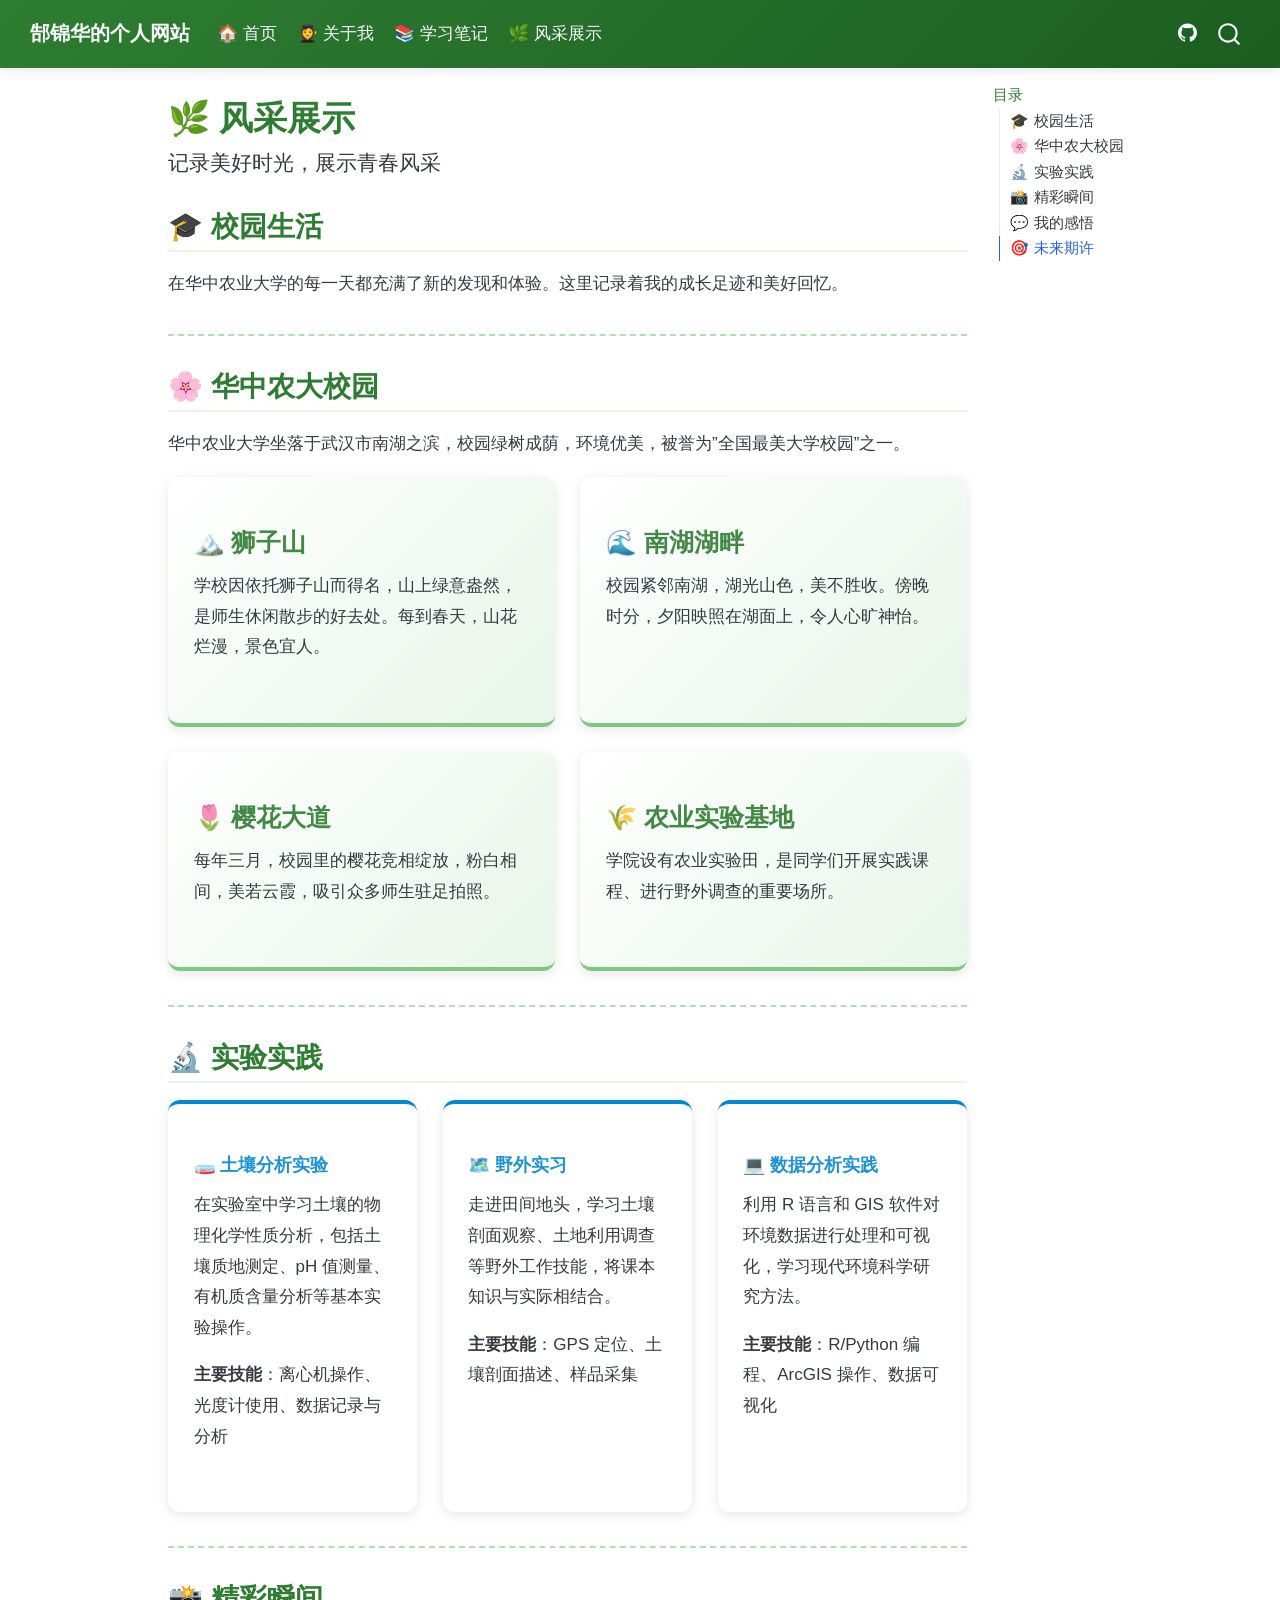
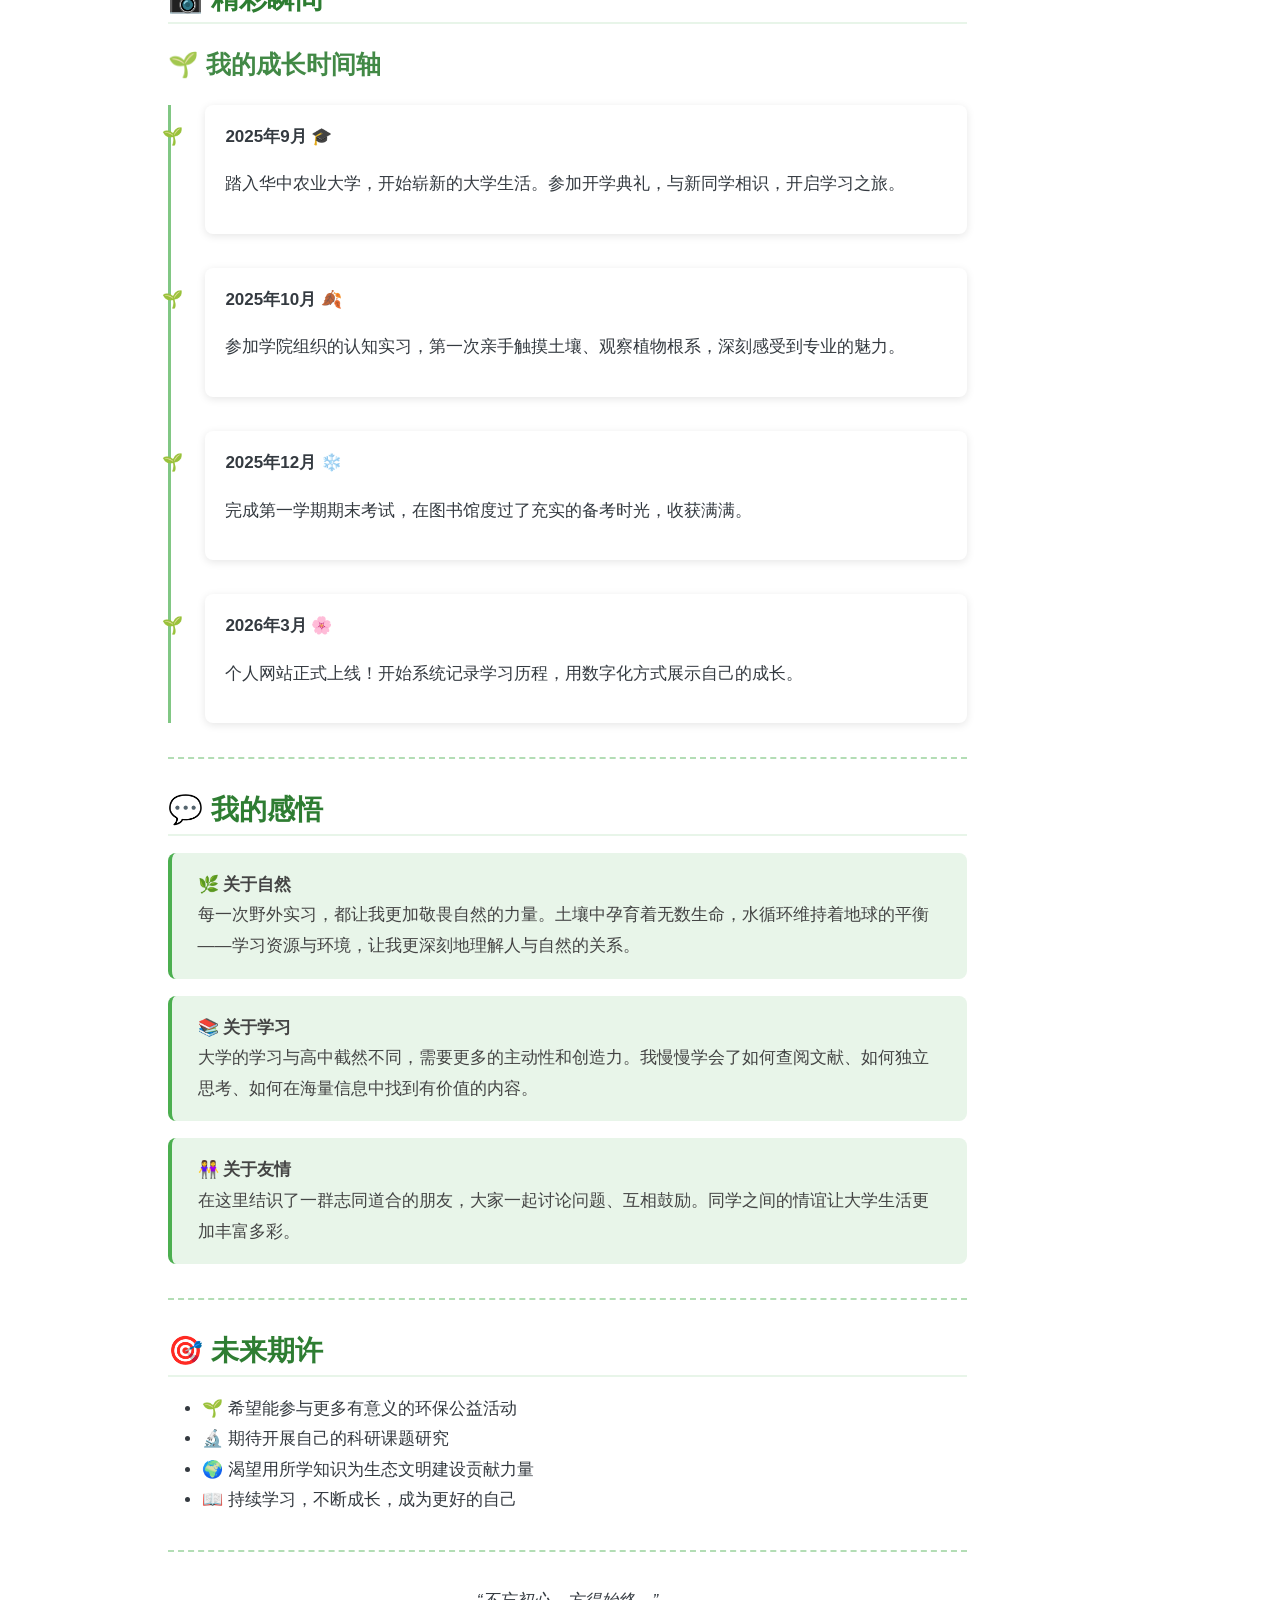
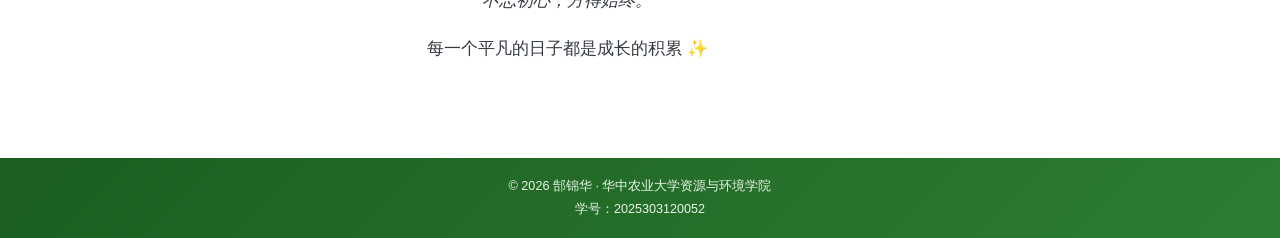
<file: gallery.html>
<!DOCTYPE html>
<html xmlns="http://www.w3.org/1999/xhtml" lang="zh-Hans" xml:lang="zh-Hans"><head>

<meta charset="utf-8">
<meta name="generator" content="quarto-1.8.27">

<meta name="viewport" content="width=device-width, initial-scale=1.0, user-scalable=yes">


<title>🌿 风采展示 – 郜锦华的个人网站</title>
<style>
code{white-space: pre-wrap;}
span.smallcaps{font-variant: small-caps;}
div.columns{display: flex; gap: min(4vw, 1.5em);}
div.column{flex: auto; overflow-x: auto;}
div.hanging-indent{margin-left: 1.5em; text-indent: -1.5em;}
ul.task-list{list-style: none;}
ul.task-list li input[type="checkbox"] {
  width: 0.8em;
  margin: 0 0.8em 0.2em -1em; /* quarto-specific, see https://github.com/quarto-dev/quarto-cli/issues/4556 */ 
  vertical-align: middle;
}
</style>


<script src="site_libs/quarto-nav/quarto-nav.js"></script>
<script src="site_libs/quarto-nav/headroom.min.js"></script>
<script src="site_libs/clipboard/clipboard.min.js"></script>
<script src="site_libs/quarto-search/autocomplete.umd.js"></script>
<script src="site_libs/quarto-search/fuse.min.js"></script>
<script src="site_libs/quarto-search/quarto-search.js"></script>
<meta name="quarto:offset" content="./">
<link href="./🌱" rel="icon">
<script src="site_libs/quarto-html/quarto.js" type="module"></script>
<script src="site_libs/quarto-html/tabsets/tabsets.js" type="module"></script>
<script src="site_libs/quarto-html/axe/axe-check.js" type="module"></script>
<script src="site_libs/quarto-html/popper.min.js"></script>
<script src="site_libs/quarto-html/tippy.umd.min.js"></script>
<script src="site_libs/quarto-html/anchor.min.js"></script>
<link href="site_libs/quarto-html/tippy.css" rel="stylesheet">
<link href="site_libs/quarto-html/quarto-syntax-highlighting-ed96de9b727972fe78a7b5d16c58bf87.css" rel="stylesheet" id="quarto-text-highlighting-styles">
<script src="site_libs/bootstrap/bootstrap.min.js"></script>
<link href="site_libs/bootstrap/bootstrap-icons.css" rel="stylesheet">
<link href="site_libs/bootstrap/bootstrap-a06f78f400d9554624429efe9a9fd02a.min.css" rel="stylesheet" append-hash="true" id="quarto-bootstrap" data-mode="light">
<script id="quarto-search-options" type="application/json">{
  "location": "navbar",
  "copy-button": false,
  "collapse-after": 3,
  "panel-placement": "end",
  "type": "overlay",
  "limit": 50,
  "keyboard-shortcut": [
    "f",
    "/",
    "s"
  ],
  "show-item-context": false,
  "language": {
    "search-no-results-text": "没有结果",
    "search-matching-documents-text": "匹配的文档",
    "search-copy-link-title": "复制搜索链接",
    "search-hide-matches-text": "隐藏其它匹配结果",
    "search-more-match-text": "更多匹配结果",
    "search-more-matches-text": "更多匹配结果",
    "search-clear-button-title": "清除",
    "search-text-placeholder": "",
    "search-detached-cancel-button-title": "取消",
    "search-submit-button-title": "提交",
    "search-label": "搜索"
  }
}</script>


<link rel="stylesheet" href="styles.css">
</head>

<body class="nav-fixed quarto-light">

<div id="quarto-search-results"></div>
  <header id="quarto-header" class="headroom fixed-top">
    <nav class="navbar navbar-expand-lg " data-bs-theme="dark">
      <div class="navbar-container container-fluid">
      <div class="navbar-brand-container mx-auto">
    <a class="navbar-brand" href="./index.html">
    <span class="navbar-title">郜锦华的个人网站</span>
    </a>
  </div>
            <div id="quarto-search" class="" title="搜索"></div>
          <button class="navbar-toggler" type="button" data-bs-toggle="collapse" data-bs-target="#navbarCollapse" aria-controls="navbarCollapse" role="menu" aria-expanded="false" aria-label="展开或折叠导航栏" onclick="if (window.quartoToggleHeadroom) { window.quartoToggleHeadroom(); }">
  <span class="navbar-toggler-icon"></span>
</button>
          <div class="collapse navbar-collapse" id="navbarCollapse">
            <ul class="navbar-nav navbar-nav-scroll me-auto">
  <li class="nav-item">
    <a class="nav-link" href="./index.html"> 
<span class="menu-text">🏠 首页</span></a>
  </li>  
  <li class="nav-item">
    <a class="nav-link" href="./about.html"> 
<span class="menu-text">👩‍🎓 关于我</span></a>
  </li>  
  <li class="nav-item">
    <a class="nav-link" href="./study.html"> 
<span class="menu-text">📚 学习笔记</span></a>
  </li>  
  <li class="nav-item">
    <a class="nav-link active" href="./gallery.html" aria-current="page"> 
<span class="menu-text">🌿 风采展示</span></a>
  </li>  
</ul>
            <ul class="navbar-nav navbar-nav-scroll ms-auto">
  <li class="nav-item compact">
    <a class="nav-link" href="https://github.com"> <i class="bi bi-github" role="img" aria-label="GitHub">
</i> 
<span class="menu-text"></span></a>
  </li>  
</ul>
          </div> <!-- /navcollapse -->
            <div class="quarto-navbar-tools">
</div>
      </div> <!-- /container-fluid -->
    </nav>
</header>
<!-- content -->
<div id="quarto-content" class="quarto-container page-columns page-rows-contents page-layout-article page-navbar">
<!-- sidebar -->
<!-- margin-sidebar -->
    <div id="quarto-margin-sidebar" class="sidebar margin-sidebar">
        <nav id="TOC" role="doc-toc" class="toc-active">
    <h2 id="toc-title">目录</h2>
   
  <ul>
  <li><a href="#校园生活" id="toc-校园生活" class="nav-link active" data-scroll-target="#校园生活">🎓 校园生活</a></li>
  <li><a href="#华中农大校园" id="toc-华中农大校园" class="nav-link" data-scroll-target="#华中农大校园">🌸 华中农大校园</a></li>
  <li><a href="#实验实践" id="toc-实验实践" class="nav-link" data-scroll-target="#实验实践">🔬 实验实践</a></li>
  <li><a href="#精彩瞬间" id="toc-精彩瞬间" class="nav-link" data-scroll-target="#精彩瞬间">📸 精彩瞬间</a>
  <ul class="collapse">
  <li><a href="#我的成长时间轴" id="toc-我的成长时间轴" class="nav-link" data-scroll-target="#我的成长时间轴">🌱 我的成长时间轴</a></li>
  </ul></li>
  <li><a href="#我的感悟" id="toc-我的感悟" class="nav-link" data-scroll-target="#我的感悟">💬 我的感悟</a></li>
  <li><a href="#未来期许" id="toc-未来期许" class="nav-link" data-scroll-target="#未来期许">🎯 未来期许</a></li>
  </ul>
</nav>
    </div>
<!-- main -->
<main class="content" id="quarto-document-content">

<header id="title-block-header" class="quarto-title-block default">
<div class="quarto-title">
<h1 class="title">🌿 风采展示</h1>
<p class="subtitle lead">记录美好时光，展示青春风采</p>
</div>



<div class="quarto-title-meta">

    
  
    
  </div>
  


</header>


<section id="校园生活" class="level2">
<h2 class="anchored" data-anchor-id="校园生活">🎓 校园生活</h2>
<p>在华中农业大学的每一天都充满了新的发现和体验。这里记录着我的成长足迹和美好回忆。</p>
<hr>
</section>
<section id="华中农大校园" class="level2">
<h2 class="anchored" data-anchor-id="华中农大校园">🌸 华中农大校园</h2>
<p>华中农业大学坐落于武汉市南湖之滨，校园绿树成荫，环境优美，被誉为”全国最美大学校园”之一。</p>
<div class="grid">
<div class="g-col-12 g-col-md-6">
<section id="狮子山" class="level3 gallery-card">
<h3 class="anchored" data-anchor-id="狮子山">🏔️ 狮子山</h3>
<p>学校因依托狮子山而得名，山上绿意盎然，是师生休闲散步的好去处。每到春天，山花烂漫，景色宜人。</p>
</section>
</div>
<div class="g-col-12 g-col-md-6">
<section id="南湖湖畔" class="level3 gallery-card">
<h3 class="anchored" data-anchor-id="南湖湖畔">🌊 南湖湖畔</h3>
<p>校园紧邻南湖，湖光山色，美不胜收。傍晚时分，夕阳映照在湖面上，令人心旷神怡。</p>
</section>
</div>
<div class="g-col-12 g-col-md-6">
<section id="樱花大道" class="level3 gallery-card">
<h3 class="anchored" data-anchor-id="樱花大道">🌷 樱花大道</h3>
<p>每年三月，校园里的樱花竞相绽放，粉白相间，美若云霞，吸引众多师生驻足拍照。</p>
</section>
</div>
<div class="g-col-12 g-col-md-6">
<section id="农业实验基地" class="level3 gallery-card">
<h3 class="anchored" data-anchor-id="农业实验基地">🌾 农业实验基地</h3>
<p>学院设有农业实验田，是同学们开展实践课程、进行野外调查的重要场所。</p>
</section>
</div>
</div>
<hr>
</section>
<section id="实验实践" class="level2">
<h2 class="anchored" data-anchor-id="实验实践">🔬 实验实践</h2>
<div class="grid">
<div class="g-col-12 g-col-md-4">
<section id="土壤分析实验" class="level3 practice-card">
<h3 class="anchored" data-anchor-id="土壤分析实验">🧫 土壤分析实验</h3>
<p>在实验室中学习土壤的物理化学性质分析，包括土壤质地测定、pH 值测量、有机质含量分析等基本实验操作。</p>
<p><strong>主要技能</strong>：离心机操作、光度计使用、数据记录与分析</p>
</section>
</div>
<div class="g-col-12 g-col-md-4">
<section id="野外实习" class="level3 practice-card">
<h3 class="anchored" data-anchor-id="野外实习">🗺️ 野外实习</h3>
<p>走进田间地头，学习土壤剖面观察、土地利用调查等野外工作技能，将课本知识与实际相结合。</p>
<p><strong>主要技能</strong>：GPS 定位、土壤剖面描述、样品采集</p>
</section>
</div>
<div class="g-col-12 g-col-md-4">
<section id="数据分析实践" class="level3 practice-card">
<h3 class="anchored" data-anchor-id="数据分析实践">💻 数据分析实践</h3>
<p>利用 R 语言和 GIS 软件对环境数据进行处理和可视化，学习现代环境科学研究方法。</p>
<p><strong>主要技能</strong>：R/Python 编程、ArcGIS 操作、数据可视化</p>
</section>
</div>
</div>
<hr>
</section>
<section id="精彩瞬间" class="level2">
<h2 class="anchored" data-anchor-id="精彩瞬间">📸 精彩瞬间</h2>
<section id="我的成长时间轴" class="level3">
<h3 class="anchored" data-anchor-id="我的成长时间轴">🌱 我的成长时间轴</h3>
<div class="timeline">
<div class="timeline-item">
<p><strong>2025年9月</strong> 🎓</p>
<p>踏入华中农业大学，开始崭新的大学生活。参加开学典礼，与新同学相识，开启学习之旅。</p>
</div>
<div class="timeline-item">
<p><strong>2025年10月</strong> 🍂</p>
<p>参加学院组织的认知实习，第一次亲手触摸土壤、观察植物根系，深刻感受到专业的魅力。</p>
</div>
<div class="timeline-item">
<p><strong>2025年12月</strong> ❄️</p>
<p>完成第一学期期末考试，在图书馆度过了充实的备考时光，收获满满。</p>
</div>
<div class="timeline-item">
<p><strong>2026年3月</strong> 🌸</p>
<p>个人网站正式上线！开始系统记录学习历程，用数字化方式展示自己的成长。</p>
</div>
</div>
<hr>
</section>
</section>
<section id="我的感悟" class="level2">
<h2 class="anchored" data-anchor-id="我的感悟">💬 我的感悟</h2>
<div class="quote-section">
<blockquote class="blockquote">
<p>🌿 <strong>关于自然</strong></p>
<p>每一次野外实习，都让我更加敬畏自然的力量。土壤中孕育着无数生命，水循环维持着地球的平衡——学习资源与环境，让我更深刻地理解人与自然的关系。</p>
</blockquote>
<blockquote class="blockquote">
<p>📚 <strong>关于学习</strong></p>
<p>大学的学习与高中截然不同，需要更多的主动性和创造力。我慢慢学会了如何查阅文献、如何独立思考、如何在海量信息中找到有价值的内容。</p>
</blockquote>
<blockquote class="blockquote">
<p>👭 <strong>关于友情</strong></p>
<p>在这里结识了一群志同道合的朋友，大家一起讨论问题、互相鼓励。同学之间的情谊让大学生活更加丰富多彩。</p>
</blockquote>
</div>
<hr>
</section>
<section id="未来期许" class="level2">
<h2 class="anchored" data-anchor-id="未来期许">🎯 未来期许</h2>
<ul>
<li>🌱 希望能参与更多有意义的环保公益活动</li>
<li>🔬 期待开展自己的科研课题研究</li>
<li>🌍 渴望用所学知识为生态文明建设贡献力量</li>
<li>📖 持续学习，不断成长，成为更好的自己</li>
</ul>
<hr>
<div class="text-center">
<p><em>“不忘初心，方得始终。”</em></p>
<p>每一个平凡的日子都是成长的积累 ✨</p>
</div>


</section>

</main> <!-- /main -->
<script id="quarto-html-after-body" type="application/javascript">
  window.document.addEventListener("DOMContentLoaded", function (event) {
    const icon = "";
    const anchorJS = new window.AnchorJS();
    anchorJS.options = {
      placement: 'right',
      icon: icon
    };
    anchorJS.add('.anchored');
    const isCodeAnnotation = (el) => {
      for (const clz of el.classList) {
        if (clz.startsWith('code-annotation-')) {                     
          return true;
        }
      }
      return false;
    }
    const onCopySuccess = function(e) {
      // button target
      const button = e.trigger;
      // don't keep focus
      button.blur();
      // flash "checked"
      button.classList.add('code-copy-button-checked');
      var currentTitle = button.getAttribute("title");
      button.setAttribute("title", "已复制");
      let tooltip;
      if (window.bootstrap) {
        button.setAttribute("data-bs-toggle", "tooltip");
        button.setAttribute("data-bs-placement", "left");
        button.setAttribute("data-bs-title", "已复制");
        tooltip = new bootstrap.Tooltip(button, 
          { trigger: "manual", 
            customClass: "code-copy-button-tooltip",
            offset: [0, -8]});
        tooltip.show();    
      }
      setTimeout(function() {
        if (tooltip) {
          tooltip.hide();
          button.removeAttribute("data-bs-title");
          button.removeAttribute("data-bs-toggle");
          button.removeAttribute("data-bs-placement");
        }
        button.setAttribute("title", currentTitle);
        button.classList.remove('code-copy-button-checked');
      }, 1000);
      // clear code selection
      e.clearSelection();
    }
    const getTextToCopy = function(trigger) {
      const outerScaffold = trigger.parentElement.cloneNode(true);
      const codeEl = outerScaffold.querySelector('code');
      for (const childEl of codeEl.children) {
        if (isCodeAnnotation(childEl)) {
          childEl.remove();
        }
      }
      return codeEl.innerText;
    }
    const clipboard = new window.ClipboardJS('.code-copy-button:not([data-in-quarto-modal])', {
      text: getTextToCopy
    });
    clipboard.on('success', onCopySuccess);
    if (window.document.getElementById('quarto-embedded-source-code-modal')) {
      const clipboardModal = new window.ClipboardJS('.code-copy-button[data-in-quarto-modal]', {
        text: getTextToCopy,
        container: window.document.getElementById('quarto-embedded-source-code-modal')
      });
      clipboardModal.on('success', onCopySuccess);
    }
      var localhostRegex = new RegExp(/^(?:http|https):\/\/localhost\:?[0-9]*\//);
      var mailtoRegex = new RegExp(/^mailto:/);
        var filterRegex = new RegExp("https:\/\/Gao-Jinhua\.github\.io\/0313\/");
      var isInternal = (href) => {
          return filterRegex.test(href) || localhostRegex.test(href) || mailtoRegex.test(href);
      }
      // Inspect non-navigation links and adorn them if external
     var links = window.document.querySelectorAll('a[href]:not(.nav-link):not(.navbar-brand):not(.toc-action):not(.sidebar-link):not(.sidebar-item-toggle):not(.pagination-link):not(.no-external):not([aria-hidden]):not(.dropdown-item):not(.quarto-navigation-tool):not(.about-link)');
      for (var i=0; i<links.length; i++) {
        const link = links[i];
        if (!isInternal(link.href)) {
          // undo the damage that might have been done by quarto-nav.js in the case of
          // links that we want to consider external
          if (link.dataset.originalHref !== undefined) {
            link.href = link.dataset.originalHref;
          }
        }
      }
    function tippyHover(el, contentFn, onTriggerFn, onUntriggerFn) {
      const config = {
        allowHTML: true,
        maxWidth: 500,
        delay: 100,
        arrow: false,
        appendTo: function(el) {
            return el.parentElement;
        },
        interactive: true,
        interactiveBorder: 10,
        theme: 'quarto',
        placement: 'bottom-start',
      };
      if (contentFn) {
        config.content = contentFn;
      }
      if (onTriggerFn) {
        config.onTrigger = onTriggerFn;
      }
      if (onUntriggerFn) {
        config.onUntrigger = onUntriggerFn;
      }
      window.tippy(el, config); 
    }
    const noterefs = window.document.querySelectorAll('a[role="doc-noteref"]');
    for (var i=0; i<noterefs.length; i++) {
      const ref = noterefs[i];
      tippyHover(ref, function() {
        // use id or data attribute instead here
        let href = ref.getAttribute('data-footnote-href') || ref.getAttribute('href');
        try { href = new URL(href).hash; } catch {}
        const id = href.replace(/^#\/?/, "");
        const note = window.document.getElementById(id);
        if (note) {
          return note.innerHTML;
        } else {
          return "";
        }
      });
    }
    const xrefs = window.document.querySelectorAll('a.quarto-xref');
    const processXRef = (id, note) => {
      // Strip column container classes
      const stripColumnClz = (el) => {
        el.classList.remove("page-full", "page-columns");
        if (el.children) {
          for (const child of el.children) {
            stripColumnClz(child);
          }
        }
      }
      stripColumnClz(note)
      if (id === null || id.startsWith('sec-')) {
        // Special case sections, only their first couple elements
        const container = document.createElement("div");
        if (note.children && note.children.length > 2) {
          container.appendChild(note.children[0].cloneNode(true));
          for (let i = 1; i < note.children.length; i++) {
            const child = note.children[i];
            if (child.tagName === "P" && child.innerText === "") {
              continue;
            } else {
              container.appendChild(child.cloneNode(true));
              break;
            }
          }
          if (window.Quarto?.typesetMath) {
            window.Quarto.typesetMath(container);
          }
          return container.innerHTML
        } else {
          if (window.Quarto?.typesetMath) {
            window.Quarto.typesetMath(note);
          }
          return note.innerHTML;
        }
      } else {
        // Remove any anchor links if they are present
        const anchorLink = note.querySelector('a.anchorjs-link');
        if (anchorLink) {
          anchorLink.remove();
        }
        if (window.Quarto?.typesetMath) {
          window.Quarto.typesetMath(note);
        }
        if (note.classList.contains("callout")) {
          return note.outerHTML;
        } else {
          return note.innerHTML;
        }
      }
    }
    for (var i=0; i<xrefs.length; i++) {
      const xref = xrefs[i];
      tippyHover(xref, undefined, function(instance) {
        instance.disable();
        let url = xref.getAttribute('href');
        let hash = undefined; 
        if (url.startsWith('#')) {
          hash = url;
        } else {
          try { hash = new URL(url).hash; } catch {}
        }
        if (hash) {
          const id = hash.replace(/^#\/?/, "");
          const note = window.document.getElementById(id);
          if (note !== null) {
            try {
              const html = processXRef(id, note.cloneNode(true));
              instance.setContent(html);
            } finally {
              instance.enable();
              instance.show();
            }
          } else {
            // See if we can fetch this
            fetch(url.split('#')[0])
            .then(res => res.text())
            .then(html => {
              const parser = new DOMParser();
              const htmlDoc = parser.parseFromString(html, "text/html");
              const note = htmlDoc.getElementById(id);
              if (note !== null) {
                const html = processXRef(id, note);
                instance.setContent(html);
              } 
            }).finally(() => {
              instance.enable();
              instance.show();
            });
          }
        } else {
          // See if we can fetch a full url (with no hash to target)
          // This is a special case and we should probably do some content thinning / targeting
          fetch(url)
          .then(res => res.text())
          .then(html => {
            const parser = new DOMParser();
            const htmlDoc = parser.parseFromString(html, "text/html");
            const note = htmlDoc.querySelector('main.content');
            if (note !== null) {
              // This should only happen for chapter cross references
              // (since there is no id in the URL)
              // remove the first header
              if (note.children.length > 0 && note.children[0].tagName === "HEADER") {
                note.children[0].remove();
              }
              const html = processXRef(null, note);
              instance.setContent(html);
            } 
          }).finally(() => {
            instance.enable();
            instance.show();
          });
        }
      }, function(instance) {
      });
    }
        let selectedAnnoteEl;
        const selectorForAnnotation = ( cell, annotation) => {
          let cellAttr = 'data-code-cell="' + cell + '"';
          let lineAttr = 'data-code-annotation="' +  annotation + '"';
          const selector = 'span[' + cellAttr + '][' + lineAttr + ']';
          return selector;
        }
        const selectCodeLines = (annoteEl) => {
          const doc = window.document;
          const targetCell = annoteEl.getAttribute("data-target-cell");
          const targetAnnotation = annoteEl.getAttribute("data-target-annotation");
          const annoteSpan = window.document.querySelector(selectorForAnnotation(targetCell, targetAnnotation));
          const lines = annoteSpan.getAttribute("data-code-lines").split(",");
          const lineIds = lines.map((line) => {
            return targetCell + "-" + line;
          })
          let top = null;
          let height = null;
          let parent = null;
          if (lineIds.length > 0) {
              //compute the position of the single el (top and bottom and make a div)
              const el = window.document.getElementById(lineIds[0]);
              top = el.offsetTop;
              height = el.offsetHeight;
              parent = el.parentElement.parentElement;
            if (lineIds.length > 1) {
              const lastEl = window.document.getElementById(lineIds[lineIds.length - 1]);
              const bottom = lastEl.offsetTop + lastEl.offsetHeight;
              height = bottom - top;
            }
            if (top !== null && height !== null && parent !== null) {
              // cook up a div (if necessary) and position it 
              let div = window.document.getElementById("code-annotation-line-highlight");
              if (div === null) {
                div = window.document.createElement("div");
                div.setAttribute("id", "code-annotation-line-highlight");
                div.style.position = 'absolute';
                parent.appendChild(div);
              }
              div.style.top = top - 2 + "px";
              div.style.height = height + 4 + "px";
              div.style.left = 0;
              let gutterDiv = window.document.getElementById("code-annotation-line-highlight-gutter");
              if (gutterDiv === null) {
                gutterDiv = window.document.createElement("div");
                gutterDiv.setAttribute("id", "code-annotation-line-highlight-gutter");
                gutterDiv.style.position = 'absolute';
                const codeCell = window.document.getElementById(targetCell);
                const gutter = codeCell.querySelector('.code-annotation-gutter');
                gutter.appendChild(gutterDiv);
              }
              gutterDiv.style.top = top - 2 + "px";
              gutterDiv.style.height = height + 4 + "px";
            }
            selectedAnnoteEl = annoteEl;
          }
        };
        const unselectCodeLines = () => {
          const elementsIds = ["code-annotation-line-highlight", "code-annotation-line-highlight-gutter"];
          elementsIds.forEach((elId) => {
            const div = window.document.getElementById(elId);
            if (div) {
              div.remove();
            }
          });
          selectedAnnoteEl = undefined;
        };
          // Handle positioning of the toggle
      window.addEventListener(
        "resize",
        throttle(() => {
          elRect = undefined;
          if (selectedAnnoteEl) {
            selectCodeLines(selectedAnnoteEl);
          }
        }, 10)
      );
      function throttle(fn, ms) {
      let throttle = false;
      let timer;
        return (...args) => {
          if(!throttle) { // first call gets through
              fn.apply(this, args);
              throttle = true;
          } else { // all the others get throttled
              if(timer) clearTimeout(timer); // cancel #2
              timer = setTimeout(() => {
                fn.apply(this, args);
                timer = throttle = false;
              }, ms);
          }
        };
      }
        // Attach click handler to the DT
        const annoteDls = window.document.querySelectorAll('dt[data-target-cell]');
        for (const annoteDlNode of annoteDls) {
          annoteDlNode.addEventListener('click', (event) => {
            const clickedEl = event.target;
            if (clickedEl !== selectedAnnoteEl) {
              unselectCodeLines();
              const activeEl = window.document.querySelector('dt[data-target-cell].code-annotation-active');
              if (activeEl) {
                activeEl.classList.remove('code-annotation-active');
              }
              selectCodeLines(clickedEl);
              clickedEl.classList.add('code-annotation-active');
            } else {
              // Unselect the line
              unselectCodeLines();
              clickedEl.classList.remove('code-annotation-active');
            }
          });
        }
    const findCites = (el) => {
      const parentEl = el.parentElement;
      if (parentEl) {
        const cites = parentEl.dataset.cites;
        if (cites) {
          return {
            el,
            cites: cites.split(' ')
          };
        } else {
          return findCites(el.parentElement)
        }
      } else {
        return undefined;
      }
    };
    var bibliorefs = window.document.querySelectorAll('a[role="doc-biblioref"]');
    for (var i=0; i<bibliorefs.length; i++) {
      const ref = bibliorefs[i];
      const citeInfo = findCites(ref);
      if (citeInfo) {
        tippyHover(citeInfo.el, function() {
          var popup = window.document.createElement('div');
          citeInfo.cites.forEach(function(cite) {
            var citeDiv = window.document.createElement('div');
            citeDiv.classList.add('hanging-indent');
            citeDiv.classList.add('csl-entry');
            var biblioDiv = window.document.getElementById('ref-' + cite);
            if (biblioDiv) {
              citeDiv.innerHTML = biblioDiv.innerHTML;
            }
            popup.appendChild(citeDiv);
          });
          return popup.innerHTML;
        });
      }
    }
  });
  </script>
</div> <!-- /content -->
<footer class="footer">
  <div class="nav-footer">
    <div class="nav-footer-left">
      &nbsp;
    </div>   
    <div class="nav-footer-center">
<p>© 2026 郜锦华 · 华中农业大学资源与环境学院 <br> 学号：2025303120052</p>
</div>
    <div class="nav-footer-right">
      &nbsp;
    </div>
  </div>
</footer>




</body></html>
</file>
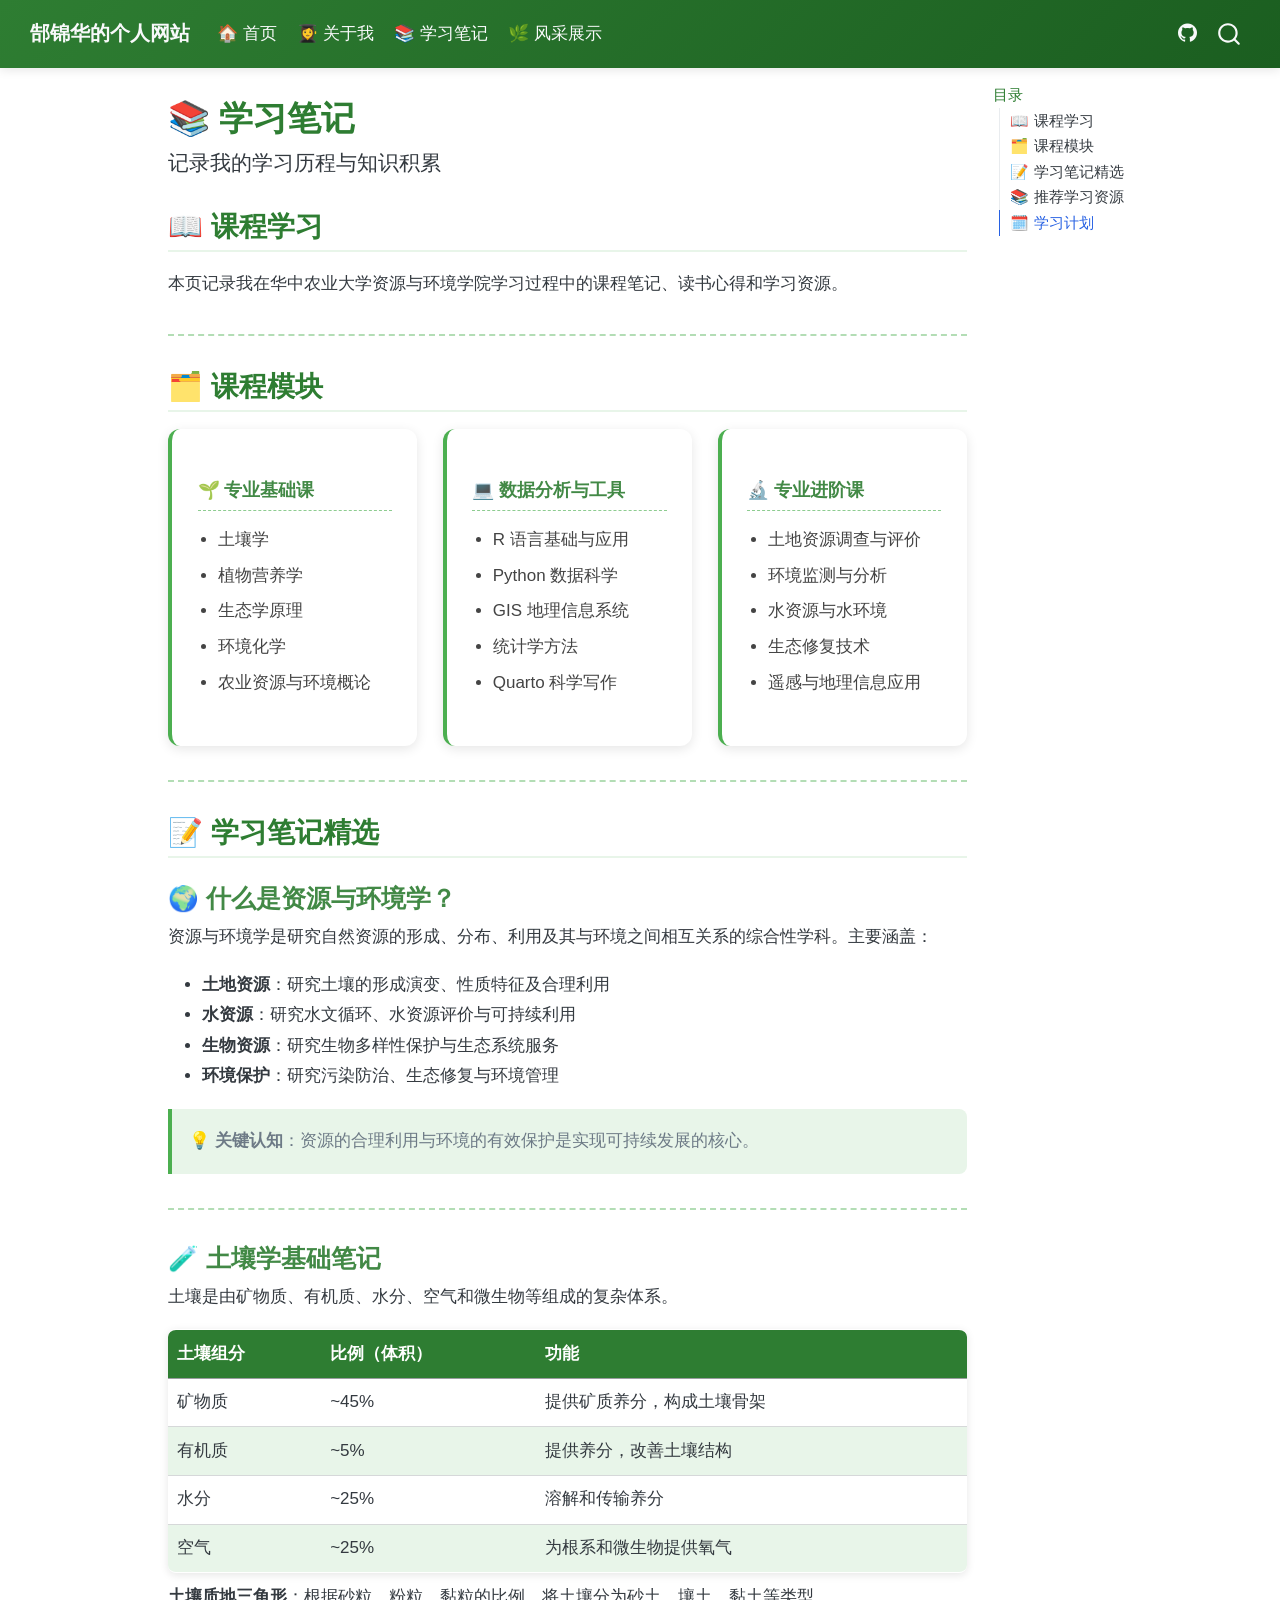
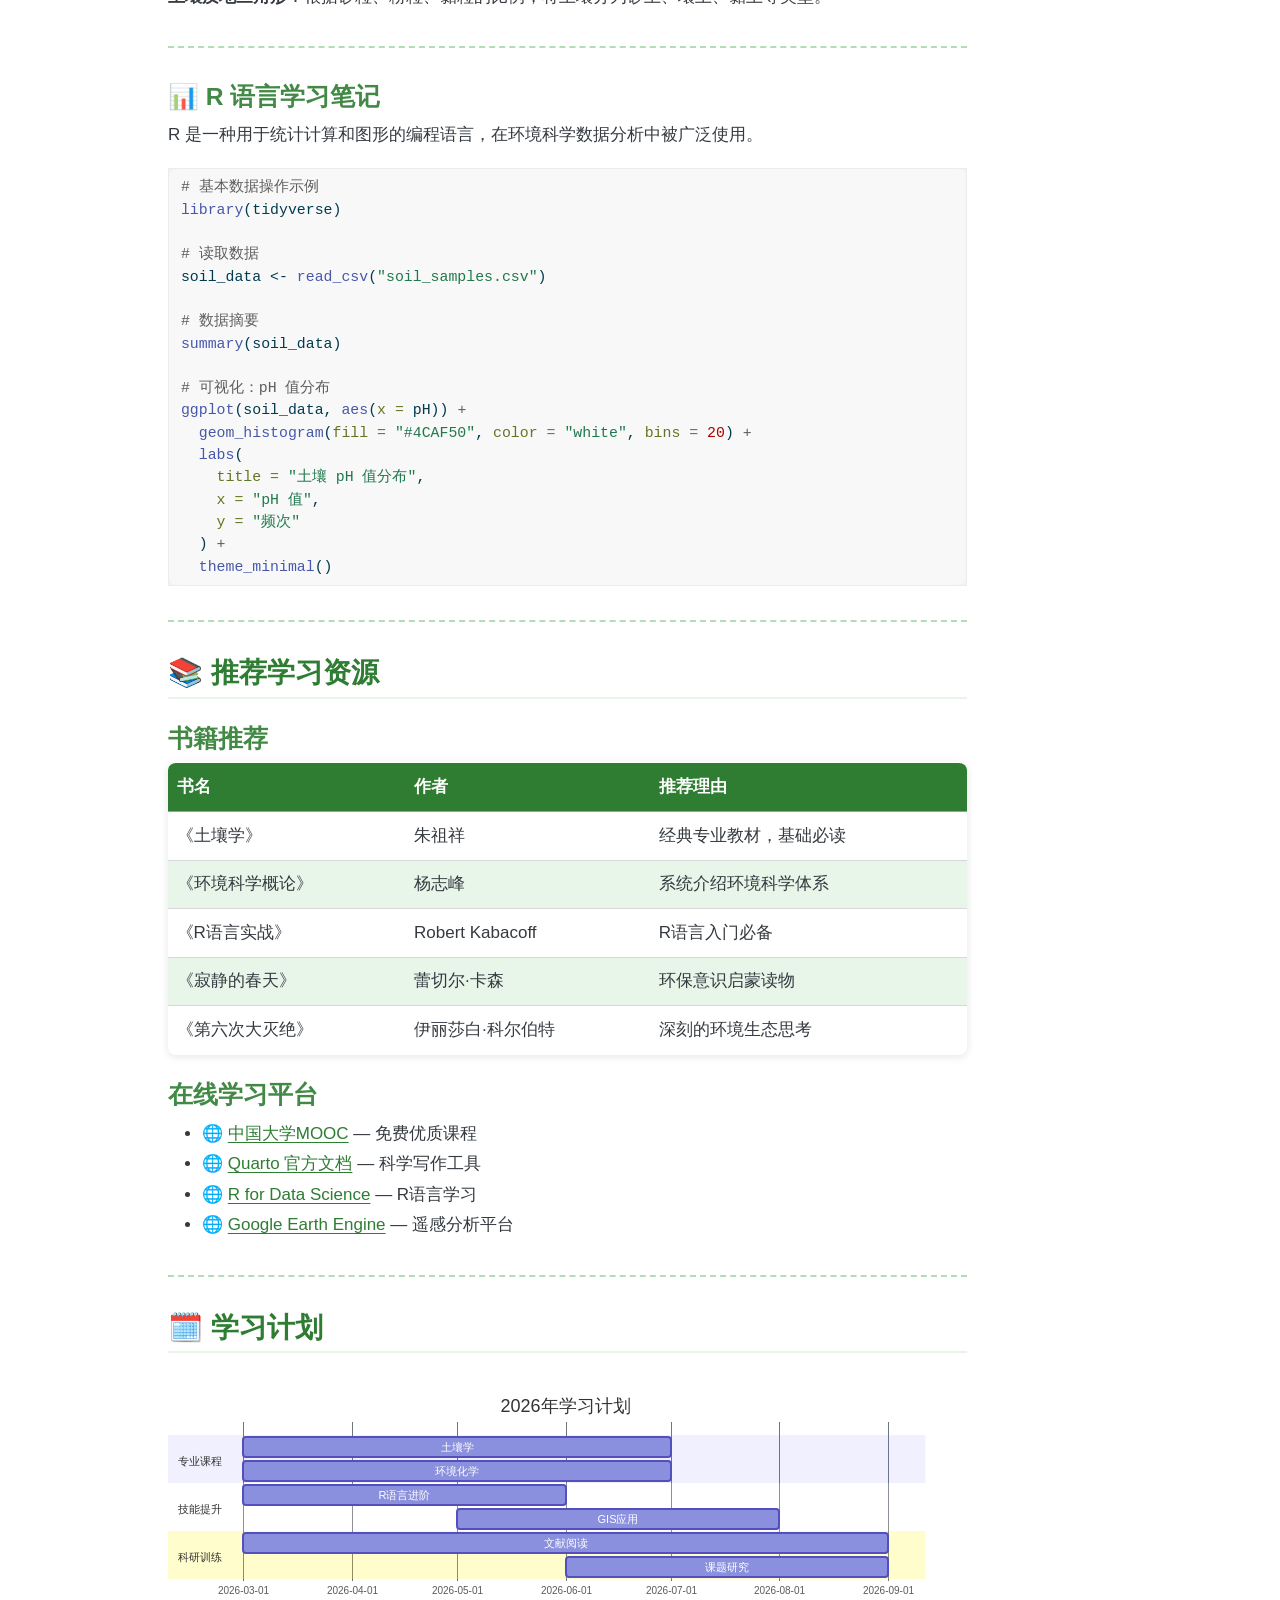
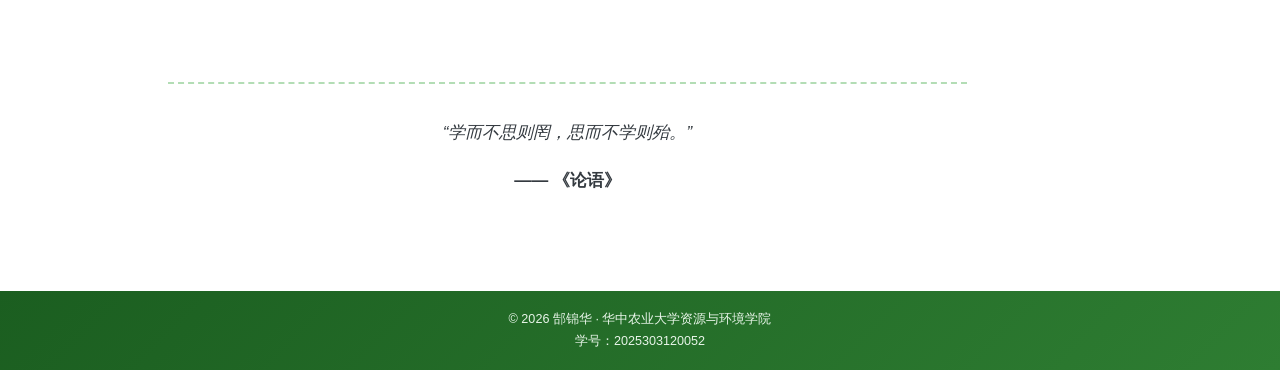
<file: study.html>
<!DOCTYPE html>
<html xmlns="http://www.w3.org/1999/xhtml" lang="zh-Hans" xml:lang="zh-Hans"><head>

<meta charset="utf-8">
<meta name="generator" content="quarto-1.8.27">

<meta name="viewport" content="width=device-width, initial-scale=1.0, user-scalable=yes">


<title>📚 学习笔记 – 郜锦华的个人网站</title>
<style>
code{white-space: pre-wrap;}
span.smallcaps{font-variant: small-caps;}
div.columns{display: flex; gap: min(4vw, 1.5em);}
div.column{flex: auto; overflow-x: auto;}
div.hanging-indent{margin-left: 1.5em; text-indent: -1.5em;}
ul.task-list{list-style: none;}
ul.task-list li input[type="checkbox"] {
  width: 0.8em;
  margin: 0 0.8em 0.2em -1em; /* quarto-specific, see https://github.com/quarto-dev/quarto-cli/issues/4556 */ 
  vertical-align: middle;
}
/* CSS for syntax highlighting */
html { -webkit-text-size-adjust: 100%; }
pre > code.sourceCode { white-space: pre; position: relative; }
pre > code.sourceCode > span { display: inline-block; line-height: 1.25; }
pre > code.sourceCode > span:empty { height: 1.2em; }
.sourceCode { overflow: visible; }
code.sourceCode > span { color: inherit; text-decoration: inherit; }
div.sourceCode { margin: 1em 0; }
pre.sourceCode { margin: 0; }
@media screen {
div.sourceCode { overflow: auto; }
}
@media print {
pre > code.sourceCode { white-space: pre-wrap; }
pre > code.sourceCode > span { text-indent: -5em; padding-left: 5em; }
}
pre.numberSource code
  { counter-reset: source-line 0; }
pre.numberSource code > span
  { position: relative; left: -4em; counter-increment: source-line; }
pre.numberSource code > span > a:first-child::before
  { content: counter(source-line);
    position: relative; left: -1em; text-align: right; vertical-align: baseline;
    border: none; display: inline-block;
    -webkit-touch-callout: none; -webkit-user-select: none;
    -khtml-user-select: none; -moz-user-select: none;
    -ms-user-select: none; user-select: none;
    padding: 0 4px; width: 4em;
  }
pre.numberSource { margin-left: 3em;  padding-left: 4px; }
div.sourceCode
  {   }
@media screen {
pre > code.sourceCode > span > a:first-child::before { text-decoration: underline; }
}
</style>


<script src="site_libs/quarto-nav/quarto-nav.js"></script>
<script src="site_libs/quarto-nav/headroom.min.js"></script>
<script src="site_libs/clipboard/clipboard.min.js"></script>
<script src="site_libs/quarto-search/autocomplete.umd.js"></script>
<script src="site_libs/quarto-search/fuse.min.js"></script>
<script src="site_libs/quarto-search/quarto-search.js"></script>
<meta name="quarto:offset" content="./">
<link href="./🌱" rel="icon">
<script src="site_libs/quarto-html/quarto.js" type="module"></script>
<script src="site_libs/quarto-html/tabsets/tabsets.js" type="module"></script>
<script src="site_libs/quarto-html/axe/axe-check.js" type="module"></script>
<script src="site_libs/quarto-html/popper.min.js"></script>
<script src="site_libs/quarto-html/tippy.umd.min.js"></script>
<script src="site_libs/quarto-html/anchor.min.js"></script>
<link href="site_libs/quarto-html/tippy.css" rel="stylesheet">
<link href="site_libs/quarto-html/quarto-syntax-highlighting-ed96de9b727972fe78a7b5d16c58bf87.css" rel="stylesheet" id="quarto-text-highlighting-styles">
<script src="site_libs/bootstrap/bootstrap.min.js"></script>
<link href="site_libs/bootstrap/bootstrap-icons.css" rel="stylesheet">
<link href="site_libs/bootstrap/bootstrap-a06f78f400d9554624429efe9a9fd02a.min.css" rel="stylesheet" append-hash="true" id="quarto-bootstrap" data-mode="light">
<script id="quarto-search-options" type="application/json">{
  "location": "navbar",
  "copy-button": false,
  "collapse-after": 3,
  "panel-placement": "end",
  "type": "overlay",
  "limit": 50,
  "keyboard-shortcut": [
    "f",
    "/",
    "s"
  ],
  "show-item-context": false,
  "language": {
    "search-no-results-text": "没有结果",
    "search-matching-documents-text": "匹配的文档",
    "search-copy-link-title": "复制搜索链接",
    "search-hide-matches-text": "隐藏其它匹配结果",
    "search-more-match-text": "更多匹配结果",
    "search-more-matches-text": "更多匹配结果",
    "search-clear-button-title": "清除",
    "search-text-placeholder": "",
    "search-detached-cancel-button-title": "取消",
    "search-submit-button-title": "提交",
    "search-label": "搜索"
  }
}</script>
<script src="site_libs/quarto-diagram/mermaid.min.js"></script>
<script src="site_libs/quarto-diagram/mermaid-init.js"></script>
<link href="site_libs/quarto-diagram/mermaid.css" rel="stylesheet">


<link rel="stylesheet" href="styles.css">
</head>

<body class="nav-fixed quarto-light">

<div id="quarto-search-results"></div>
  <header id="quarto-header" class="headroom fixed-top">
    <nav class="navbar navbar-expand-lg " data-bs-theme="dark">
      <div class="navbar-container container-fluid">
      <div class="navbar-brand-container mx-auto">
    <a class="navbar-brand" href="./index.html">
    <span class="navbar-title">郜锦华的个人网站</span>
    </a>
  </div>
            <div id="quarto-search" class="" title="搜索"></div>
          <button class="navbar-toggler" type="button" data-bs-toggle="collapse" data-bs-target="#navbarCollapse" aria-controls="navbarCollapse" role="menu" aria-expanded="false" aria-label="展开或折叠导航栏" onclick="if (window.quartoToggleHeadroom) { window.quartoToggleHeadroom(); }">
  <span class="navbar-toggler-icon"></span>
</button>
          <div class="collapse navbar-collapse" id="navbarCollapse">
            <ul class="navbar-nav navbar-nav-scroll me-auto">
  <li class="nav-item">
    <a class="nav-link" href="./index.html"> 
<span class="menu-text">🏠 首页</span></a>
  </li>  
  <li class="nav-item">
    <a class="nav-link" href="./about.html"> 
<span class="menu-text">👩‍🎓 关于我</span></a>
  </li>  
  <li class="nav-item">
    <a class="nav-link active" href="./study.html" aria-current="page"> 
<span class="menu-text">📚 学习笔记</span></a>
  </li>  
  <li class="nav-item">
    <a class="nav-link" href="./gallery.html"> 
<span class="menu-text">🌿 风采展示</span></a>
  </li>  
</ul>
            <ul class="navbar-nav navbar-nav-scroll ms-auto">
  <li class="nav-item compact">
    <a class="nav-link" href="https://github.com"> <i class="bi bi-github" role="img" aria-label="GitHub">
</i> 
<span class="menu-text"></span></a>
  </li>  
</ul>
          </div> <!-- /navcollapse -->
            <div class="quarto-navbar-tools">
</div>
      </div> <!-- /container-fluid -->
    </nav>
</header>
<!-- content -->
<div id="quarto-content" class="quarto-container page-columns page-rows-contents page-layout-article page-navbar">
<!-- sidebar -->
<!-- margin-sidebar -->
    <div id="quarto-margin-sidebar" class="sidebar margin-sidebar">
        <nav id="TOC" role="doc-toc" class="toc-active">
    <h2 id="toc-title">目录</h2>
   
  <ul>
  <li><a href="#课程学习" id="toc-课程学习" class="nav-link active" data-scroll-target="#课程学习">📖 课程学习</a></li>
  <li><a href="#课程模块" id="toc-课程模块" class="nav-link" data-scroll-target="#课程模块">🗂️ 课程模块</a></li>
  <li><a href="#学习笔记精选" id="toc-学习笔记精选" class="nav-link" data-scroll-target="#学习笔记精选">📝 学习笔记精选</a>
  <ul class="collapse">
  <li><a href="#什么是资源与环境学" id="toc-什么是资源与环境学" class="nav-link" data-scroll-target="#什么是资源与环境学">🌍 什么是资源与环境学？</a></li>
  <li><a href="#土壤学基础笔记" id="toc-土壤学基础笔记" class="nav-link" data-scroll-target="#土壤学基础笔记">🧪 土壤学基础笔记</a></li>
  <li><a href="#r-语言学习笔记" id="toc-r-语言学习笔记" class="nav-link" data-scroll-target="#r-语言学习笔记">📊 R 语言学习笔记</a></li>
  </ul></li>
  <li><a href="#推荐学习资源" id="toc-推荐学习资源" class="nav-link" data-scroll-target="#推荐学习资源">📚 推荐学习资源</a>
  <ul class="collapse">
  <li><a href="#书籍推荐" id="toc-书籍推荐" class="nav-link" data-scroll-target="#书籍推荐">书籍推荐</a></li>
  <li><a href="#在线学习平台" id="toc-在线学习平台" class="nav-link" data-scroll-target="#在线学习平台">在线学习平台</a></li>
  </ul></li>
  <li><a href="#学习计划" id="toc-学习计划" class="nav-link" data-scroll-target="#学习计划">🗓️ 学习计划</a></li>
  </ul>
</nav>
    </div>
<!-- main -->
<main class="content" id="quarto-document-content">

<header id="title-block-header" class="quarto-title-block default">
<div class="quarto-title">
<h1 class="title">📚 学习笔记</h1>
<p class="subtitle lead">记录我的学习历程与知识积累</p>
</div>



<div class="quarto-title-meta">

    
  
    
  </div>
  


</header>


<section id="课程学习" class="level2">
<h2 class="anchored" data-anchor-id="课程学习">📖 课程学习</h2>
<p>本页记录我在华中农业大学资源与环境学院学习过程中的课程笔记、读书心得和学习资源。</p>
<hr>
</section>
<section id="课程模块" class="level2">
<h2 class="anchored" data-anchor-id="课程模块">🗂️ 课程模块</h2>
<div class="grid">
<div class="g-col-12 g-col-md-4">
<section id="专业基础课" class="level3 course-card">
<h3 class="anchored" data-anchor-id="专业基础课">🌱 专业基础课</h3>
<ul>
<li>土壤学</li>
<li>植物营养学</li>
<li>生态学原理</li>
<li>环境化学</li>
<li>农业资源与环境概论</li>
</ul>
</section>
</div>
<div class="g-col-12 g-col-md-4">
<section id="数据分析与工具" class="level3 course-card">
<h3 class="anchored" data-anchor-id="数据分析与工具">💻 数据分析与工具</h3>
<ul>
<li>R 语言基础与应用</li>
<li>Python 数据科学</li>
<li>GIS 地理信息系统</li>
<li>统计学方法</li>
<li>Quarto 科学写作</li>
</ul>
</section>
</div>
<div class="g-col-12 g-col-md-4">
<section id="专业进阶课" class="level3 course-card">
<h3 class="anchored" data-anchor-id="专业进阶课">🔬 专业进阶课</h3>
<ul>
<li>土地资源调查与评价</li>
<li>环境监测与分析</li>
<li>水资源与水环境</li>
<li>生态修复技术</li>
<li>遥感与地理信息应用</li>
</ul>
</section>
</div>
</div>
<hr>
</section>
<section id="学习笔记精选" class="level2">
<h2 class="anchored" data-anchor-id="学习笔记精选">📝 学习笔记精选</h2>
<section id="什么是资源与环境学" class="level3">
<h3 class="anchored" data-anchor-id="什么是资源与环境学">🌍 什么是资源与环境学？</h3>
<p>资源与环境学是研究自然资源的形成、分布、利用及其与环境之间相互关系的综合性学科。主要涵盖：</p>
<ul>
<li><strong>土地资源</strong>：研究土壤的形成演变、性质特征及合理利用</li>
<li><strong>水资源</strong>：研究水文循环、水资源评价与可持续利用</li>
<li><strong>生物资源</strong>：研究生物多样性保护与生态系统服务</li>
<li><strong>环境保护</strong>：研究污染防治、生态修复与环境管理</li>
</ul>
<blockquote class="blockquote">
<p>💡 <strong>关键认知</strong>：资源的合理利用与环境的有效保护是实现可持续发展的核心。</p>
</blockquote>
<hr>
</section>
<section id="土壤学基础笔记" class="level3">
<h3 class="anchored" data-anchor-id="土壤学基础笔记">🧪 土壤学基础笔记</h3>
<p>土壤是由矿物质、有机质、水分、空气和微生物等组成的复杂体系。</p>
<table class="caption-top table">
<thead>
<tr class="header">
<th>土壤组分</th>
<th>比例（体积）</th>
<th>功能</th>
</tr>
</thead>
<tbody>
<tr class="odd">
<td>矿物质</td>
<td>~45%</td>
<td>提供矿质养分，构成土壤骨架</td>
</tr>
<tr class="even">
<td>有机质</td>
<td>~5%</td>
<td>提供养分，改善土壤结构</td>
</tr>
<tr class="odd">
<td>水分</td>
<td>~25%</td>
<td>溶解和传输养分</td>
</tr>
<tr class="even">
<td>空气</td>
<td>~25%</td>
<td>为根系和微生物提供氧气</td>
</tr>
</tbody>
</table>
<p><strong>土壤质地三角形</strong>：根据砂粒、粉粒、黏粒的比例，将土壤分为砂土、壤土、黏土等类型。</p>
<hr>
</section>
<section id="r-语言学习笔记" class="level3">
<h3 class="anchored" data-anchor-id="r-语言学习笔记">📊 R 语言学习笔记</h3>
<p>R 是一种用于统计计算和图形的编程语言，在环境科学数据分析中被广泛使用。</p>
<div class="code-copy-outer-scaffold"><div class="sourceCode" id="cb1"><pre class="sourceCode r code-with-copy"><code class="sourceCode r"><span id="cb1-1"><a href="#cb1-1" aria-hidden="true" tabindex="-1"></a><span class="co"># 基本数据操作示例</span></span>
<span id="cb1-2"><a href="#cb1-2" aria-hidden="true" tabindex="-1"></a><span class="fu">library</span>(tidyverse)</span>
<span id="cb1-3"><a href="#cb1-3" aria-hidden="true" tabindex="-1"></a></span>
<span id="cb1-4"><a href="#cb1-4" aria-hidden="true" tabindex="-1"></a><span class="co"># 读取数据</span></span>
<span id="cb1-5"><a href="#cb1-5" aria-hidden="true" tabindex="-1"></a>soil_data <span class="ot">&lt;-</span> <span class="fu">read_csv</span>(<span class="st">"soil_samples.csv"</span>)</span>
<span id="cb1-6"><a href="#cb1-6" aria-hidden="true" tabindex="-1"></a></span>
<span id="cb1-7"><a href="#cb1-7" aria-hidden="true" tabindex="-1"></a><span class="co"># 数据摘要</span></span>
<span id="cb1-8"><a href="#cb1-8" aria-hidden="true" tabindex="-1"></a><span class="fu">summary</span>(soil_data)</span>
<span id="cb1-9"><a href="#cb1-9" aria-hidden="true" tabindex="-1"></a></span>
<span id="cb1-10"><a href="#cb1-10" aria-hidden="true" tabindex="-1"></a><span class="co"># 可视化：pH 值分布</span></span>
<span id="cb1-11"><a href="#cb1-11" aria-hidden="true" tabindex="-1"></a><span class="fu">ggplot</span>(soil_data, <span class="fu">aes</span>(<span class="at">x =</span> pH)) <span class="sc">+</span></span>
<span id="cb1-12"><a href="#cb1-12" aria-hidden="true" tabindex="-1"></a>  <span class="fu">geom_histogram</span>(<span class="at">fill =</span> <span class="st">"#4CAF50"</span>, <span class="at">color =</span> <span class="st">"white"</span>, <span class="at">bins =</span> <span class="dv">20</span>) <span class="sc">+</span></span>
<span id="cb1-13"><a href="#cb1-13" aria-hidden="true" tabindex="-1"></a>  <span class="fu">labs</span>(</span>
<span id="cb1-14"><a href="#cb1-14" aria-hidden="true" tabindex="-1"></a>    <span class="at">title =</span> <span class="st">"土壤 pH 值分布"</span>,</span>
<span id="cb1-15"><a href="#cb1-15" aria-hidden="true" tabindex="-1"></a>    <span class="at">x =</span> <span class="st">"pH 值"</span>,</span>
<span id="cb1-16"><a href="#cb1-16" aria-hidden="true" tabindex="-1"></a>    <span class="at">y =</span> <span class="st">"频次"</span></span>
<span id="cb1-17"><a href="#cb1-17" aria-hidden="true" tabindex="-1"></a>  ) <span class="sc">+</span></span>
<span id="cb1-18"><a href="#cb1-18" aria-hidden="true" tabindex="-1"></a>  <span class="fu">theme_minimal</span>()</span></code></pre></div><button title="复制到剪贴板" class="code-copy-button"><i class="bi"></i></button></div>
<hr>
</section>
</section>
<section id="推荐学习资源" class="level2">
<h2 class="anchored" data-anchor-id="推荐学习资源">📚 推荐学习资源</h2>
<section id="书籍推荐" class="level3">
<h3 class="anchored" data-anchor-id="书籍推荐">书籍推荐</h3>
<table class="caption-top table">
<thead>
<tr class="header">
<th>书名</th>
<th>作者</th>
<th>推荐理由</th>
</tr>
</thead>
<tbody>
<tr class="odd">
<td>《土壤学》</td>
<td>朱祖祥</td>
<td>经典专业教材，基础必读</td>
</tr>
<tr class="even">
<td>《环境科学概论》</td>
<td>杨志峰</td>
<td>系统介绍环境科学体系</td>
</tr>
<tr class="odd">
<td>《R语言实战》</td>
<td>Robert Kabacoff</td>
<td>R语言入门必备</td>
</tr>
<tr class="even">
<td>《寂静的春天》</td>
<td>蕾切尔·卡森</td>
<td>环保意识启蒙读物</td>
</tr>
<tr class="odd">
<td>《第六次大灭绝》</td>
<td>伊丽莎白·科尔伯特</td>
<td>深刻的环境生态思考</td>
</tr>
</tbody>
</table>
</section>
<section id="在线学习平台" class="level3">
<h3 class="anchored" data-anchor-id="在线学习平台">在线学习平台</h3>
<ul>
<li>🌐 <a href="https://www.icourse163.org/">中国大学MOOC</a> — 免费优质课程</li>
<li>🌐 <a href="https://quarto.org/">Quarto 官方文档</a> — 科学写作工具</li>
<li>🌐 <a href="https://r4ds.hadley.nz/">R for Data Science</a> — R语言学习</li>
<li>🌐 <a href="https://earthengine.google.com/">Google Earth Engine</a> — 遥感分析平台</li>
</ul>
<hr>
</section>
</section>
<section id="学习计划" class="level2">
<h2 class="anchored" data-anchor-id="学习计划">🗓️ 学习计划</h2>
<div class="cell" data-layout-align="default">
<div class="cell-output-display">
<div>
<p></p><figure class="figure"><p></p>
<div>
<pre class="mermaid mermaid-js">gantt
    title 2026年学习计划
    dateFormat  YYYY-MM
    section 专业课程
    土壤学          :2026-03, 4M
    环境化学        :2026-03, 4M
    section 技能提升
    R语言进阶       :2026-03, 3M
    GIS应用         :2026-05, 3M
    section 科研训练
    文献阅读        :2026-03, 6M
    课题研究        :2026-06, 3M
</pre>
</div>
<p></p></figure><p></p>
</div>
</div>
</div>
<hr>
<div class="text-center">
<p><em>“学而不思则罔，思而不学则殆。”</em></p>
<p><strong>—— 《论语》</strong></p>
</div>


</section>

</main> <!-- /main -->
<script id="quarto-html-after-body" type="application/javascript">
  window.document.addEventListener("DOMContentLoaded", function (event) {
    const icon = "";
    const anchorJS = new window.AnchorJS();
    anchorJS.options = {
      placement: 'right',
      icon: icon
    };
    anchorJS.add('.anchored');
    const isCodeAnnotation = (el) => {
      for (const clz of el.classList) {
        if (clz.startsWith('code-annotation-')) {                     
          return true;
        }
      }
      return false;
    }
    const onCopySuccess = function(e) {
      // button target
      const button = e.trigger;
      // don't keep focus
      button.blur();
      // flash "checked"
      button.classList.add('code-copy-button-checked');
      var currentTitle = button.getAttribute("title");
      button.setAttribute("title", "已复制");
      let tooltip;
      if (window.bootstrap) {
        button.setAttribute("data-bs-toggle", "tooltip");
        button.setAttribute("data-bs-placement", "left");
        button.setAttribute("data-bs-title", "已复制");
        tooltip = new bootstrap.Tooltip(button, 
          { trigger: "manual", 
            customClass: "code-copy-button-tooltip",
            offset: [0, -8]});
        tooltip.show();    
      }
      setTimeout(function() {
        if (tooltip) {
          tooltip.hide();
          button.removeAttribute("data-bs-title");
          button.removeAttribute("data-bs-toggle");
          button.removeAttribute("data-bs-placement");
        }
        button.setAttribute("title", currentTitle);
        button.classList.remove('code-copy-button-checked');
      }, 1000);
      // clear code selection
      e.clearSelection();
    }
    const getTextToCopy = function(trigger) {
      const outerScaffold = trigger.parentElement.cloneNode(true);
      const codeEl = outerScaffold.querySelector('code');
      for (const childEl of codeEl.children) {
        if (isCodeAnnotation(childEl)) {
          childEl.remove();
        }
      }
      return codeEl.innerText;
    }
    const clipboard = new window.ClipboardJS('.code-copy-button:not([data-in-quarto-modal])', {
      text: getTextToCopy
    });
    clipboard.on('success', onCopySuccess);
    if (window.document.getElementById('quarto-embedded-source-code-modal')) {
      const clipboardModal = new window.ClipboardJS('.code-copy-button[data-in-quarto-modal]', {
        text: getTextToCopy,
        container: window.document.getElementById('quarto-embedded-source-code-modal')
      });
      clipboardModal.on('success', onCopySuccess);
    }
      var localhostRegex = new RegExp(/^(?:http|https):\/\/localhost\:?[0-9]*\//);
      var mailtoRegex = new RegExp(/^mailto:/);
        var filterRegex = new RegExp("https:\/\/Gao-Jinhua\.github\.io\/0313\/");
      var isInternal = (href) => {
          return filterRegex.test(href) || localhostRegex.test(href) || mailtoRegex.test(href);
      }
      // Inspect non-navigation links and adorn them if external
     var links = window.document.querySelectorAll('a[href]:not(.nav-link):not(.navbar-brand):not(.toc-action):not(.sidebar-link):not(.sidebar-item-toggle):not(.pagination-link):not(.no-external):not([aria-hidden]):not(.dropdown-item):not(.quarto-navigation-tool):not(.about-link)');
      for (var i=0; i<links.length; i++) {
        const link = links[i];
        if (!isInternal(link.href)) {
          // undo the damage that might have been done by quarto-nav.js in the case of
          // links that we want to consider external
          if (link.dataset.originalHref !== undefined) {
            link.href = link.dataset.originalHref;
          }
        }
      }
    function tippyHover(el, contentFn, onTriggerFn, onUntriggerFn) {
      const config = {
        allowHTML: true,
        maxWidth: 500,
        delay: 100,
        arrow: false,
        appendTo: function(el) {
            return el.parentElement;
        },
        interactive: true,
        interactiveBorder: 10,
        theme: 'quarto',
        placement: 'bottom-start',
      };
      if (contentFn) {
        config.content = contentFn;
      }
      if (onTriggerFn) {
        config.onTrigger = onTriggerFn;
      }
      if (onUntriggerFn) {
        config.onUntrigger = onUntriggerFn;
      }
      window.tippy(el, config); 
    }
    const noterefs = window.document.querySelectorAll('a[role="doc-noteref"]');
    for (var i=0; i<noterefs.length; i++) {
      const ref = noterefs[i];
      tippyHover(ref, function() {
        // use id or data attribute instead here
        let href = ref.getAttribute('data-footnote-href') || ref.getAttribute('href');
        try { href = new URL(href).hash; } catch {}
        const id = href.replace(/^#\/?/, "");
        const note = window.document.getElementById(id);
        if (note) {
          return note.innerHTML;
        } else {
          return "";
        }
      });
    }
    const xrefs = window.document.querySelectorAll('a.quarto-xref');
    const processXRef = (id, note) => {
      // Strip column container classes
      const stripColumnClz = (el) => {
        el.classList.remove("page-full", "page-columns");
        if (el.children) {
          for (const child of el.children) {
            stripColumnClz(child);
          }
        }
      }
      stripColumnClz(note)
      if (id === null || id.startsWith('sec-')) {
        // Special case sections, only their first couple elements
        const container = document.createElement("div");
        if (note.children && note.children.length > 2) {
          container.appendChild(note.children[0].cloneNode(true));
          for (let i = 1; i < note.children.length; i++) {
            const child = note.children[i];
            if (child.tagName === "P" && child.innerText === "") {
              continue;
            } else {
              container.appendChild(child.cloneNode(true));
              break;
            }
          }
          if (window.Quarto?.typesetMath) {
            window.Quarto.typesetMath(container);
          }
          return container.innerHTML
        } else {
          if (window.Quarto?.typesetMath) {
            window.Quarto.typesetMath(note);
          }
          return note.innerHTML;
        }
      } else {
        // Remove any anchor links if they are present
        const anchorLink = note.querySelector('a.anchorjs-link');
        if (anchorLink) {
          anchorLink.remove();
        }
        if (window.Quarto?.typesetMath) {
          window.Quarto.typesetMath(note);
        }
        if (note.classList.contains("callout")) {
          return note.outerHTML;
        } else {
          return note.innerHTML;
        }
      }
    }
    for (var i=0; i<xrefs.length; i++) {
      const xref = xrefs[i];
      tippyHover(xref, undefined, function(instance) {
        instance.disable();
        let url = xref.getAttribute('href');
        let hash = undefined; 
        if (url.startsWith('#')) {
          hash = url;
        } else {
          try { hash = new URL(url).hash; } catch {}
        }
        if (hash) {
          const id = hash.replace(/^#\/?/, "");
          const note = window.document.getElementById(id);
          if (note !== null) {
            try {
              const html = processXRef(id, note.cloneNode(true));
              instance.setContent(html);
            } finally {
              instance.enable();
              instance.show();
            }
          } else {
            // See if we can fetch this
            fetch(url.split('#')[0])
            .then(res => res.text())
            .then(html => {
              const parser = new DOMParser();
              const htmlDoc = parser.parseFromString(html, "text/html");
              const note = htmlDoc.getElementById(id);
              if (note !== null) {
                const html = processXRef(id, note);
                instance.setContent(html);
              } 
            }).finally(() => {
              instance.enable();
              instance.show();
            });
          }
        } else {
          // See if we can fetch a full url (with no hash to target)
          // This is a special case and we should probably do some content thinning / targeting
          fetch(url)
          .then(res => res.text())
          .then(html => {
            const parser = new DOMParser();
            const htmlDoc = parser.parseFromString(html, "text/html");
            const note = htmlDoc.querySelector('main.content');
            if (note !== null) {
              // This should only happen for chapter cross references
              // (since there is no id in the URL)
              // remove the first header
              if (note.children.length > 0 && note.children[0].tagName === "HEADER") {
                note.children[0].remove();
              }
              const html = processXRef(null, note);
              instance.setContent(html);
            } 
          }).finally(() => {
            instance.enable();
            instance.show();
          });
        }
      }, function(instance) {
      });
    }
        let selectedAnnoteEl;
        const selectorForAnnotation = ( cell, annotation) => {
          let cellAttr = 'data-code-cell="' + cell + '"';
          let lineAttr = 'data-code-annotation="' +  annotation + '"';
          const selector = 'span[' + cellAttr + '][' + lineAttr + ']';
          return selector;
        }
        const selectCodeLines = (annoteEl) => {
          const doc = window.document;
          const targetCell = annoteEl.getAttribute("data-target-cell");
          const targetAnnotation = annoteEl.getAttribute("data-target-annotation");
          const annoteSpan = window.document.querySelector(selectorForAnnotation(targetCell, targetAnnotation));
          const lines = annoteSpan.getAttribute("data-code-lines").split(",");
          const lineIds = lines.map((line) => {
            return targetCell + "-" + line;
          })
          let top = null;
          let height = null;
          let parent = null;
          if (lineIds.length > 0) {
              //compute the position of the single el (top and bottom and make a div)
              const el = window.document.getElementById(lineIds[0]);
              top = el.offsetTop;
              height = el.offsetHeight;
              parent = el.parentElement.parentElement;
            if (lineIds.length > 1) {
              const lastEl = window.document.getElementById(lineIds[lineIds.length - 1]);
              const bottom = lastEl.offsetTop + lastEl.offsetHeight;
              height = bottom - top;
            }
            if (top !== null && height !== null && parent !== null) {
              // cook up a div (if necessary) and position it 
              let div = window.document.getElementById("code-annotation-line-highlight");
              if (div === null) {
                div = window.document.createElement("div");
                div.setAttribute("id", "code-annotation-line-highlight");
                div.style.position = 'absolute';
                parent.appendChild(div);
              }
              div.style.top = top - 2 + "px";
              div.style.height = height + 4 + "px";
              div.style.left = 0;
              let gutterDiv = window.document.getElementById("code-annotation-line-highlight-gutter");
              if (gutterDiv === null) {
                gutterDiv = window.document.createElement("div");
                gutterDiv.setAttribute("id", "code-annotation-line-highlight-gutter");
                gutterDiv.style.position = 'absolute';
                const codeCell = window.document.getElementById(targetCell);
                const gutter = codeCell.querySelector('.code-annotation-gutter');
                gutter.appendChild(gutterDiv);
              }
              gutterDiv.style.top = top - 2 + "px";
              gutterDiv.style.height = height + 4 + "px";
            }
            selectedAnnoteEl = annoteEl;
          }
        };
        const unselectCodeLines = () => {
          const elementsIds = ["code-annotation-line-highlight", "code-annotation-line-highlight-gutter"];
          elementsIds.forEach((elId) => {
            const div = window.document.getElementById(elId);
            if (div) {
              div.remove();
            }
          });
          selectedAnnoteEl = undefined;
        };
          // Handle positioning of the toggle
      window.addEventListener(
        "resize",
        throttle(() => {
          elRect = undefined;
          if (selectedAnnoteEl) {
            selectCodeLines(selectedAnnoteEl);
          }
        }, 10)
      );
      function throttle(fn, ms) {
      let throttle = false;
      let timer;
        return (...args) => {
          if(!throttle) { // first call gets through
              fn.apply(this, args);
              throttle = true;
          } else { // all the others get throttled
              if(timer) clearTimeout(timer); // cancel #2
              timer = setTimeout(() => {
                fn.apply(this, args);
                timer = throttle = false;
              }, ms);
          }
        };
      }
        // Attach click handler to the DT
        const annoteDls = window.document.querySelectorAll('dt[data-target-cell]');
        for (const annoteDlNode of annoteDls) {
          annoteDlNode.addEventListener('click', (event) => {
            const clickedEl = event.target;
            if (clickedEl !== selectedAnnoteEl) {
              unselectCodeLines();
              const activeEl = window.document.querySelector('dt[data-target-cell].code-annotation-active');
              if (activeEl) {
                activeEl.classList.remove('code-annotation-active');
              }
              selectCodeLines(clickedEl);
              clickedEl.classList.add('code-annotation-active');
            } else {
              // Unselect the line
              unselectCodeLines();
              clickedEl.classList.remove('code-annotation-active');
            }
          });
        }
    const findCites = (el) => {
      const parentEl = el.parentElement;
      if (parentEl) {
        const cites = parentEl.dataset.cites;
        if (cites) {
          return {
            el,
            cites: cites.split(' ')
          };
        } else {
          return findCites(el.parentElement)
        }
      } else {
        return undefined;
      }
    };
    var bibliorefs = window.document.querySelectorAll('a[role="doc-biblioref"]');
    for (var i=0; i<bibliorefs.length; i++) {
      const ref = bibliorefs[i];
      const citeInfo = findCites(ref);
      if (citeInfo) {
        tippyHover(citeInfo.el, function() {
          var popup = window.document.createElement('div');
          citeInfo.cites.forEach(function(cite) {
            var citeDiv = window.document.createElement('div');
            citeDiv.classList.add('hanging-indent');
            citeDiv.classList.add('csl-entry');
            var biblioDiv = window.document.getElementById('ref-' + cite);
            if (biblioDiv) {
              citeDiv.innerHTML = biblioDiv.innerHTML;
            }
            popup.appendChild(citeDiv);
          });
          return popup.innerHTML;
        });
      }
    }
  });
  </script>
</div> <!-- /content -->
<footer class="footer">
  <div class="nav-footer">
    <div class="nav-footer-left">
      &nbsp;
    </div>   
    <div class="nav-footer-center">
<p>© 2026 郜锦华 · 华中农业大学资源与环境学院 <br> 学号：2025303120052</p>
</div>
    <div class="nav-footer-right">
      &nbsp;
    </div>
  </div>
</footer>




</body></html>
</file>
<file: site_libs/quarto-html/tippy.css>
.tippy-box[data-animation=fade][data-state=hidden]{opacity:0}[data-tippy-root]{max-width:calc(100vw - 10px)}.tippy-box{position:relative;background-color:#333;color:#fff;border-radius:4px;font-size:14px;line-height:1.4;white-space:normal;outline:0;transition-property:transform,visibility,opacity}.tippy-box[data-placement^=top]>.tippy-arrow{bottom:0}.tippy-box[data-placement^=top]>.tippy-arrow:before{bottom:-7px;left:0;border-width:8px 8px 0;border-top-color:initial;transform-origin:center top}.tippy-box[data-placement^=bottom]>.tippy-arrow{top:0}.tippy-box[data-placement^=bottom]>.tippy-arrow:before{top:-7px;left:0;border-width:0 8px 8px;border-bottom-color:initial;transform-origin:center bottom}.tippy-box[data-placement^=left]>.tippy-arrow{right:0}.tippy-box[data-placement^=left]>.tippy-arrow:before{border-width:8px 0 8px 8px;border-left-color:initial;right:-7px;transform-origin:center left}.tippy-box[data-placement^=right]>.tippy-arrow{left:0}.tippy-box[data-placement^=right]>.tippy-arrow:before{left:-7px;border-width:8px 8px 8px 0;border-right-color:initial;transform-origin:center right}.tippy-box[data-inertia][data-state=visible]{transition-timing-function:cubic-bezier(.54,1.5,.38,1.11)}.tippy-arrow{width:16px;height:16px;color:#333}.tippy-arrow:before{content:"";position:absolute;border-color:transparent;border-style:solid}.tippy-content{position:relative;padding:5px 9px;z-index:1}
</file>
<file: site_libs/quarto-html/quarto-syntax-highlighting-ed96de9b727972fe78a7b5d16c58bf87.css>
/* quarto syntax highlight colors */
:root {
  --quarto-hl-ot-color: #003B4F;
  --quarto-hl-at-color: #657422;
  --quarto-hl-ss-color: #20794D;
  --quarto-hl-an-color: #5E5E5E;
  --quarto-hl-fu-color: #4758AB;
  --quarto-hl-st-color: #20794D;
  --quarto-hl-cf-color: #003B4F;
  --quarto-hl-op-color: #5E5E5E;
  --quarto-hl-er-color: #AD0000;
  --quarto-hl-bn-color: #AD0000;
  --quarto-hl-al-color: #AD0000;
  --quarto-hl-va-color: #111111;
  --quarto-hl-bu-color: inherit;
  --quarto-hl-ex-color: inherit;
  --quarto-hl-pp-color: #AD0000;
  --quarto-hl-in-color: #5E5E5E;
  --quarto-hl-vs-color: #20794D;
  --quarto-hl-wa-color: #5E5E5E;
  --quarto-hl-do-color: #5E5E5E;
  --quarto-hl-im-color: #00769E;
  --quarto-hl-ch-color: #20794D;
  --quarto-hl-dt-color: #AD0000;
  --quarto-hl-fl-color: #AD0000;
  --quarto-hl-co-color: #5E5E5E;
  --quarto-hl-cv-color: #5E5E5E;
  --quarto-hl-cn-color: #8f5902;
  --quarto-hl-sc-color: #5E5E5E;
  --quarto-hl-dv-color: #AD0000;
  --quarto-hl-kw-color: #003B4F;
}

/* other quarto variables */
:root {
  --quarto-font-monospace: SFMono-Regular, Menlo, Monaco, Consolas, "Liberation Mono", "Courier New", monospace;
}

/* syntax highlight based on Pandoc's rules */
pre > code.sourceCode > span {
  color: #003B4F;
}

code.sourceCode > span {
  color: #003B4F;
}

div.sourceCode,
div.sourceCode pre.sourceCode {
  color: #003B4F;
}

/* Normal */
code span {
  color: #003B4F;
}

/* Alert */
code span.al {
  color: #AD0000;
  font-style: inherit;
}

/* Annotation */
code span.an {
  color: #5E5E5E;
  font-style: inherit;
}

/* Attribute */
code span.at {
  color: #657422;
  font-style: inherit;
}

/* BaseN */
code span.bn {
  color: #AD0000;
  font-style: inherit;
}

/* BuiltIn */
code span.bu {
  font-style: inherit;
}

/* ControlFlow */
code span.cf {
  color: #003B4F;
  font-weight: bold;
  font-style: inherit;
}

/* Char */
code span.ch {
  color: #20794D;
  font-style: inherit;
}

/* Constant */
code span.cn {
  color: #8f5902;
  font-style: inherit;
}

/* Comment */
code span.co {
  color: #5E5E5E;
  font-style: inherit;
}

/* CommentVar */
code span.cv {
  color: #5E5E5E;
  font-style: italic;
}

/* Documentation */
code span.do {
  color: #5E5E5E;
  font-style: italic;
}

/* DataType */
code span.dt {
  color: #AD0000;
  font-style: inherit;
}

/* DecVal */
code span.dv {
  color: #AD0000;
  font-style: inherit;
}

/* Error */
code span.er {
  color: #AD0000;
  font-style: inherit;
}

/* Extension */
code span.ex {
  font-style: inherit;
}

/* Float */
code span.fl {
  color: #AD0000;
  font-style: inherit;
}

/* Function */
code span.fu {
  color: #4758AB;
  font-style: inherit;
}

/* Import */
code span.im {
  color: #00769E;
  font-style: inherit;
}

/* Information */
code span.in {
  color: #5E5E5E;
  font-style: inherit;
}

/* Keyword */
code span.kw {
  color: #003B4F;
  font-weight: bold;
  font-style: inherit;
}

/* Operator */
code span.op {
  color: #5E5E5E;
  font-style: inherit;
}

/* Other */
code span.ot {
  color: #003B4F;
  font-style: inherit;
}

/* Preprocessor */
code span.pp {
  color: #AD0000;
  font-style: inherit;
}

/* SpecialChar */
code span.sc {
  color: #5E5E5E;
  font-style: inherit;
}

/* SpecialString */
code span.ss {
  color: #20794D;
  font-style: inherit;
}

/* String */
code span.st {
  color: #20794D;
  font-style: inherit;
}

/* Variable */
code span.va {
  color: #111111;
  font-style: inherit;
}

/* VerbatimString */
code span.vs {
  color: #20794D;
  font-style: inherit;
}

/* Warning */
code span.wa {
  color: #5E5E5E;
  font-style: italic;
}

.prevent-inlining {
  content: "</";
}

/*# sourceMappingURL=0920dd6d7437995b8cdf7429764427b1.css.map */
</file>
<file: styles.css>
/* ============================================
   郜锦华个人网站 - 自定义样式
   华中农业大学资源与环境学院
   ============================================ */

/* ---------- 全局基础样式 ---------- */
body {
  font-family: "Microsoft YaHei", "PingFang SC", "Noto Sans SC", sans-serif;
  line-height: 1.8;
}

/* ---------- 导航栏 ---------- */
.navbar {
  background: linear-gradient(135deg, #2e7d32, #1b5e20) !important;
  box-shadow: 0 2px 10px rgba(0,0,0,0.1);
}

.navbar-brand {
  font-size: 1.2rem;
  font-weight: 700;
}

.navbar .nav-link {
  font-weight: 500;
  transition: color 0.3s ease;
}

/* ---------- 英雄区块 ---------- */
.hero-section {
  background: linear-gradient(135deg, #e8f5e9 0%, #f1f8e9 50%, #e0f7fa 100%);
  border-left: 5px solid #4caf50;
  border-radius: 12px;
  padding: 2.5rem;
  margin: 1.5rem 0 2rem 0;
  box-shadow: 0 4px 15px rgba(0,0,0,0.1);
}

.hero-section h1 {
  color: #2e7d32;
  font-size: 2.2rem;
  font-weight: 700;
  margin-bottom: 0.5rem;
}

.hero-section p {
  font-size: 1.1rem;
  color: #555;
}

/* ---------- 信息卡片 ---------- */
.info-card {
  background: #ffffff;
  border-radius: 12px;
  padding: 1.5rem;
  margin-bottom: 1rem;
  box-shadow: 0 3px 12px rgba(0,0,0,0.1);
  border-top: 4px solid #4caf50;
  transition: transform 0.2s ease, box-shadow 0.2s ease;
  height: 100%;
}

.info-card:hover {
  transform: translateY(-4px);
  box-shadow: 0 8px 24px rgba(76,175,80,0.2);
}

.info-card h3 {
  color: #2e7d32;
  font-size: 1.1rem;
  margin-bottom: 0.8rem;
}

/* ---------- 导航卡片 ---------- */
.nav-card {
  background: linear-gradient(135deg, #ffffff, #e8f5e9);
  border-radius: 12px;
  padding: 1.5rem;
  margin-bottom: 1rem;
  box-shadow: 0 3px 12px rgba(0,0,0,0.1);
  border: 1px solid #81c784;
  transition: transform 0.2s ease, box-shadow 0.2s ease;
  height: 100%;
  text-align: center;
}

.nav-card:hover {
  transform: translateY(-5px);
  box-shadow: 0 10px 25px rgba(46,125,50,0.2);
  background: linear-gradient(135deg, #e8f5e9, #f1f8e9);
}

.nav-card h3 a {
  color: #2e7d32;
  text-decoration: none;
  font-size: 1.05rem;
}

.nav-card h3 a:hover {
  color: #1b5e20;
  text-decoration: underline;
}

.nav-card p {
  color: #666;
  font-size: 0.95rem;
  margin-bottom: 0;
}

/* ---------- 课程卡片 ---------- */
.course-card {
  background: #ffffff;
  border-radius: 12px;
  padding: 1.5rem;
  margin-bottom: 1rem;
  box-shadow: 0 3px 12px rgba(0,0,0,0.1);
  border-left: 4px solid #4caf50;
  height: 100%;
}

.course-card h3 {
  color: #2e7d32;
  font-size: 1.05rem;
  margin-bottom: 0.8rem;
  padding-bottom: 0.5rem;
  border-bottom: 1px dashed #81c784;
}

.course-card ul {
  padding-left: 1.2rem;
  margin-bottom: 0;
}

.course-card li {
  margin-bottom: 0.3rem;
  color: #444;
}

/* ---------- 展示卡片 ---------- */
.gallery-card {
  background: linear-gradient(135deg, #fff, #e8f5e9);
  border-radius: 12px;
  padding: 1.5rem;
  margin-bottom: 1rem;
  box-shadow: 0 3px 12px rgba(0,0,0,0.1);
  border-bottom: 4px solid #81c784;
  height: 100%;
  transition: transform 0.2s ease;
}

.gallery-card:hover {
  transform: translateY(-3px);
}

.gallery-card h3 {
  color: #2e7d32;
  margin-bottom: 0.8rem;
}

/* ---------- 实践卡片 ---------- */
.practice-card {
  background: #ffffff;
  border-radius: 12px;
  padding: 1.5rem;
  margin-bottom: 1rem;
  box-shadow: 0 3px 12px rgba(0,0,0,0.1);
  border-top: 4px solid #0288d1;
  height: 100%;
}

.practice-card h3 {
  color: #0288d1;
  font-size: 1.05rem;
  margin-bottom: 0.8rem;
}

/* ---------- 爱好卡片 ---------- */
.hobby-card {
  background: #ffffff;
  border-radius: 12px;
  padding: 1.2rem;
  margin-bottom: 1rem;
  box-shadow: 0 3px 10px rgba(0,0,0,0.1);
  text-align: center;
  border: 2px solid transparent;
  transition: border-color 0.3s ease, transform 0.2s ease;
}

.hobby-card:hover {
  border-color: #81c784;
  transform: translateY(-3px);
}

/* ---------- 时间轴 ---------- */
.timeline {
  position: relative;
  padding-left: 2rem;
  border-left: 3px solid #81c784;
  margin: 1.5rem 0;
}

.timeline-item {
  position: relative;
  margin-bottom: 2rem;
  padding: 1rem 1.2rem;
  background: #fff;
  border-radius: 8px;
  box-shadow: 0 2px 8px rgba(0,0,0,0.1);
}

.timeline-item::before {
  content: "🌱";
  position: absolute;
  left: -2.55rem;
  top: 1rem;
  font-size: 1rem;
}

/* ---------- 引用区块 ---------- */
.quote-section blockquote {
  background: #e8f5e9;
  border-left: 4px solid #4caf50;
  border-radius: 8px;
  padding: 1rem 1.5rem;
  margin: 1rem 0;
  font-style: normal;
}

.quote-section blockquote p {
  margin: 0;
  color: #444;
}

/* ---------- 通用引用样式 ---------- */
blockquote {
  background: #e8f5e9;
  border-left: 4px solid #4caf50;
  border-radius: 0 8px 8px 0;
  padding: 1rem 1.5rem;
  color: #444;
}

/* ---------- 标题样式 ---------- */
h1, h2, h3 {
  color: #2e7d32;
}

h1 {
  font-weight: 700;
}

h2 {
  border-bottom: 2px solid #e8f5e9;
  padding-bottom: 0.4rem;
  margin-top: 2rem;
}

/* ---------- 链接样式 ---------- */
a {
  color: #2e7d32;
  transition: color 0.2s ease;
}

a:hover {
  color: #1b5e20;
}

/* ---------- 表格样式 ---------- */
table {
  border-radius: 8px;
  overflow: hidden;
  box-shadow: 0 2px 8px rgba(0,0,0,0.1);
  width: 100%;
}

thead {
  background: #2e7d32;
  color: white;
}

thead th {
  padding: 0.75rem 1rem;
  font-weight: 600;
}

tbody tr:nth-child(even) {
  background-color: #e8f5e9;
}

tbody td {
  padding: 0.6rem 1rem;
}

/* ---------- 代码块 ---------- */
pre {
  border-radius: 8px;
  border-left: 4px solid #4caf50;
  background: #f8f8f8 !important;
}

code {
  color: #6d4c41;
  background: #f5f5f5;
  padding: 0.1em 0.4em;
  border-radius: 4px;
  font-size: 0.9em;
}

/* ---------- 分割线 ---------- */
hr {
  border: none;
  border-top: 2px dashed #81c784;
  margin: 2rem 0;
  opacity: 0.6;
}

/* ---------- 页脚 ---------- */
.nav-footer {
  background: linear-gradient(135deg, #1b5e20, #2e7d32);
  color: #e8f5e9;
  padding: 1rem 0;
  font-size: 0.9rem;
  text-align: center;
}

/* ---------- 工具类 ---------- */
.text-center {
  text-align: center;
}

.mt-4 {
  margin-top: 1.5rem;
}

/* ---------- 响应式调整 ---------- */
@media (max-width: 768px) {
  .hero-section h1 {
    font-size: 1.6rem;
  }
}

/* ---------- 页面加载动画 ---------- */
@keyframes fadeInUp {
  from {
    opacity: 0;
    transform: translateY(20px);
  }
  to {
    opacity: 1;
    transform: translateY(0);
  }
}

.hero-section {
  animation: fadeInUp 0.5s ease forwards;
}
</file>
<file: site_libs/quarto-diagram/mermaid.css>
.mermaidTooltip {
  position: absolute;
  text-align: center;
  max-width: 200px;
  padding: 2px;
  font-family: "trebuchet ms", verdana, arial;
  font-size: 12px;
  background: #ffffde;
  border: 1px solid #aaaa33;
  border-radius: 2px;
  pointer-events: none;
  z-index: 1000;
}
</file>
